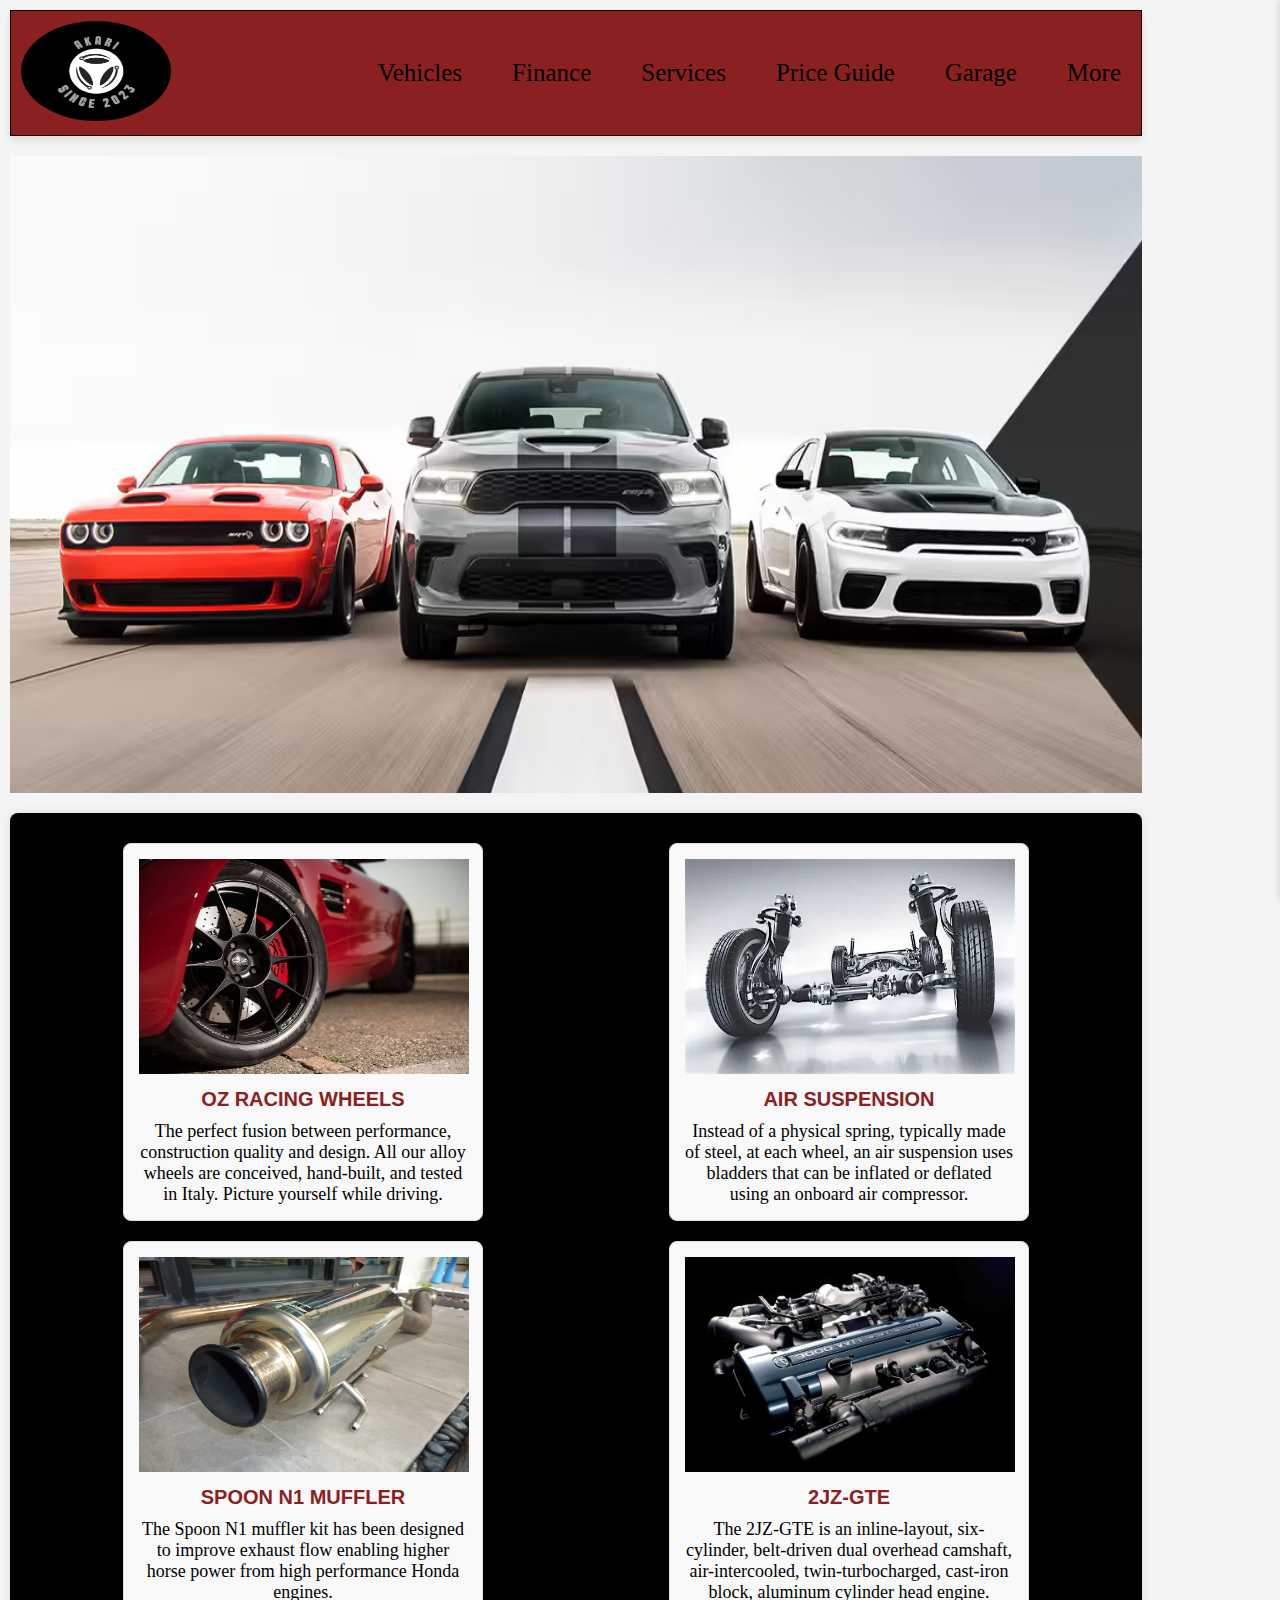
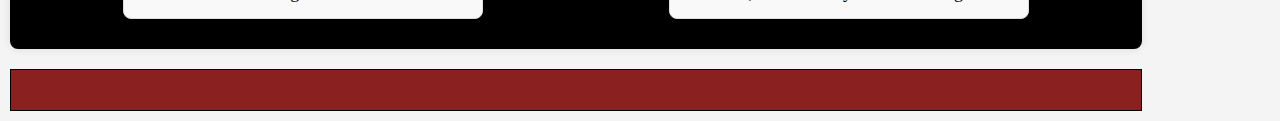
<file: index.html>
<!DOCTYPE html>
<html>
<head>
    <title>Akari Motor Shop</title>
    <meta charset="UTF-8">
    <link rel="stylesheet" type="text/css" href="style.css">
    <link rel="icon" href="logo.png">
</head>
<body>
    <div id="wrapper">
        <header id="main-ln">
            <div id="logo">
                <img src="logo.png" alt="Logo" height="100" width="150">
            </div>
            <nav id="nav">
                <a href="vehicles.html" target="_self">Vehicles</a>
                <a href="finance.html" target="_self">Finance</a>
                <a href="services.html" target="_self">Services</a>
                <a href="priceguide.html" target="_self">Price Guide</a>
                <a href="garage.html" target="_self">Garage</a>
                <a href="#" id="more-link">More</a>
            </nav>
        </header>

        <section id="hd">
            <div class="video-container">
                <img src="dodge.jpg" height="700" width="1495">
            </div>
        </section>

        <main id="mainc">
            <div class="box">
                <img src="oz racing.jpeg" height="215" width="330">
                <h1>OZ RACING WHEELS</h1>
                <p>The perfect fusion between performance, construction quality and design. All our alloy wheels are conceived, hand-built, and tested in Italy. Picture yourself while driving.</p>
            </div>
            <div class="box">
                <img src="airsus.webp" height="215" width="330">
                <h1>AIR SUSPENSION</h1>
                <p>Instead of a physical spring, typically made of steel, at each wheel, an air suspension uses bladders that can be inflated or deflated using an onboard air compressor.</p>
            </div>
            <div class="box">
                <img src="spoon.jpg" height="215" width="330">
                <h1>SPOON N1 MUFFLER</h1>
                <p>The Spoon N1 muffler kit has been designed to improve exhaust flow enabling higher horse power from high performance Honda engines.</p>
            </div>
            <div class="box">
                <img src="2jz.jpg" height="215" width="330">
                <h1>2JZ-GTE</h1>
                <p>The 2JZ-GTE is an inline-layout, six-cylinder, belt-driven dual overhead camshaft, air-intercooled, twin-turbocharged, cast-iron block, aluminum cylinder head engine.</p>
            </div>
        </main>

        <footer id="footer">
            <p></p>
        </footer>
    </div>

    <aside id="sidebar">
        <a href="posts.html" target="_self" class="link1">POSTS<br><br></a>
        <a href="preview.html" target="_self" class="link1">PREVIEW<br><br></a>
        <a href="events.html" target="_self" class="link1">EVENTS<br><br></a>
        <a href="overview.html" target="_self" class="link1">OVERVIEW<br><br></a>
    </aside>

    <script>
        document.getElementById('more-link').addEventListener('click', function(event) {
            event.preventDefault();
            var sidebar = document.getElementById('sidebar');
            if (sidebar.style.right === '0px' || sidebar.style.right === '') {
                sidebar.style.right = '-250px';
            } else {
                sidebar.style.right = '0px';
            }
        });
    </script>
</body>
</html>
</file>
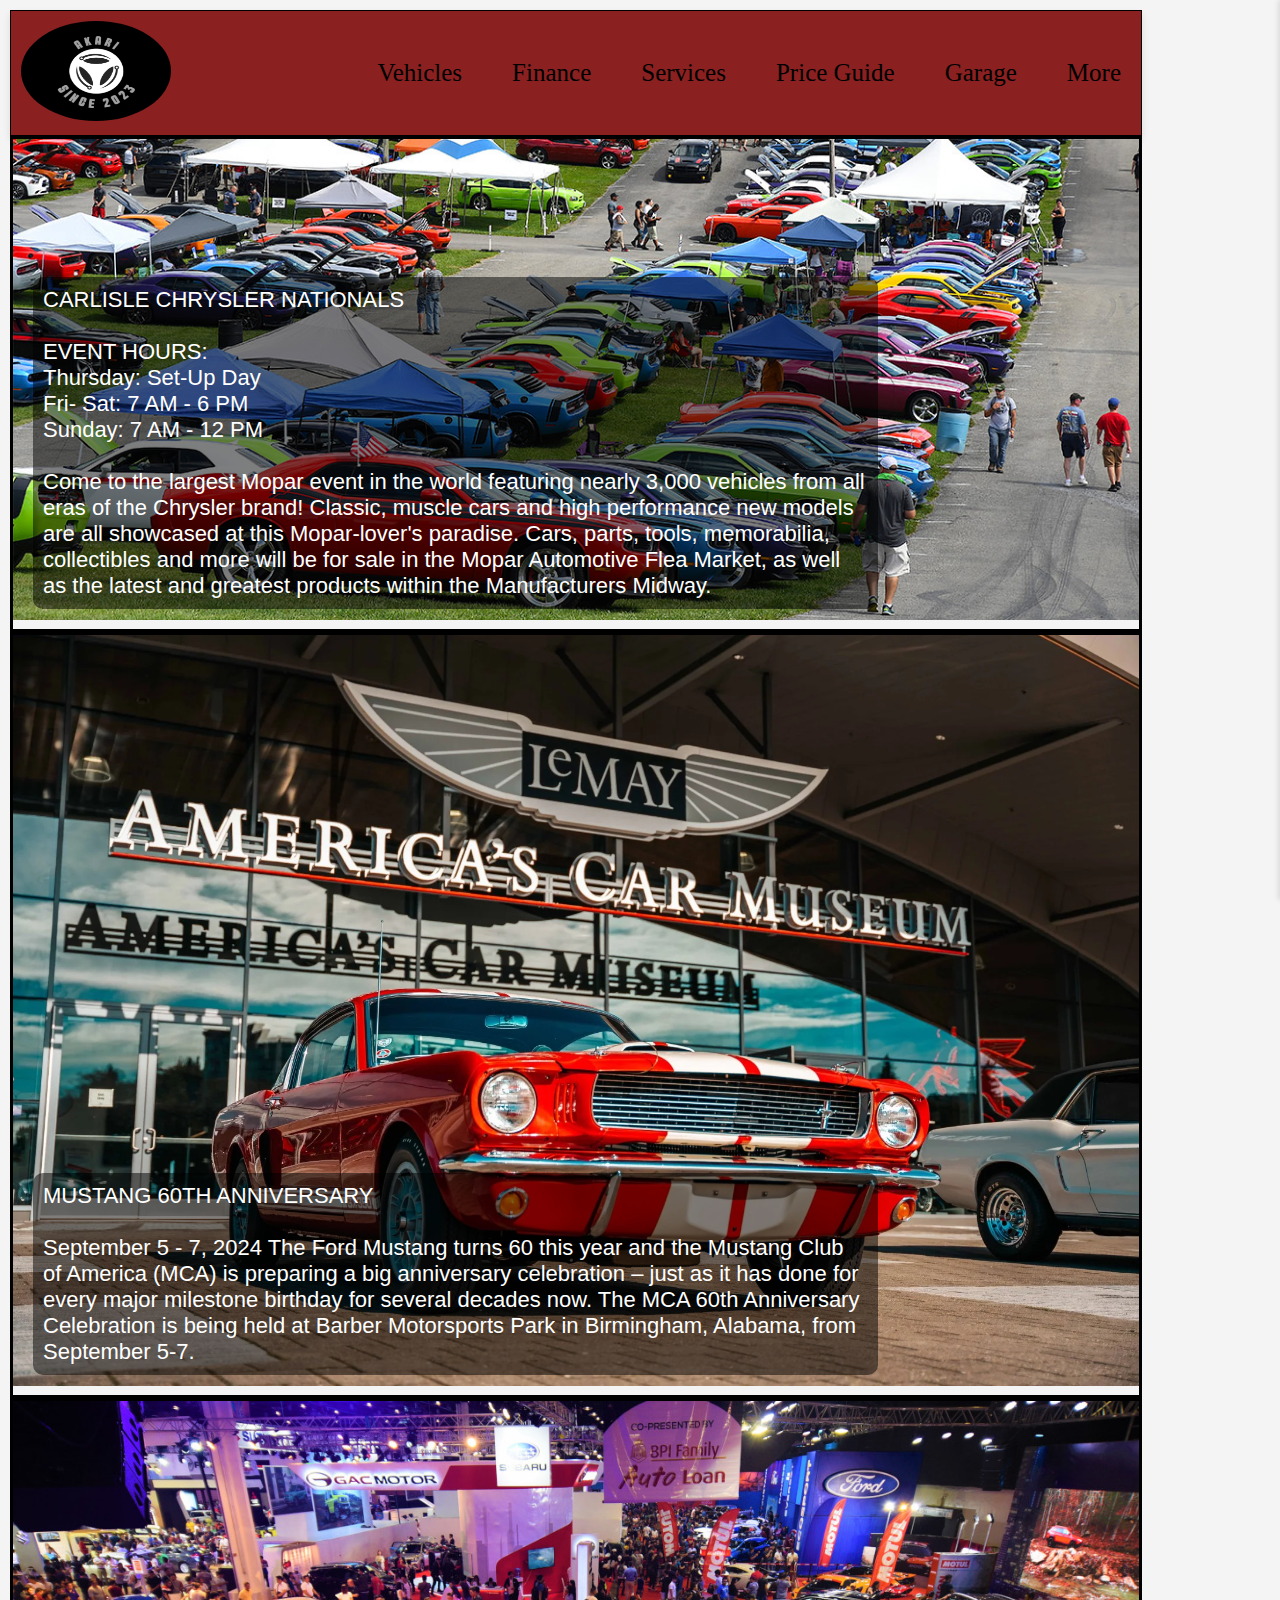
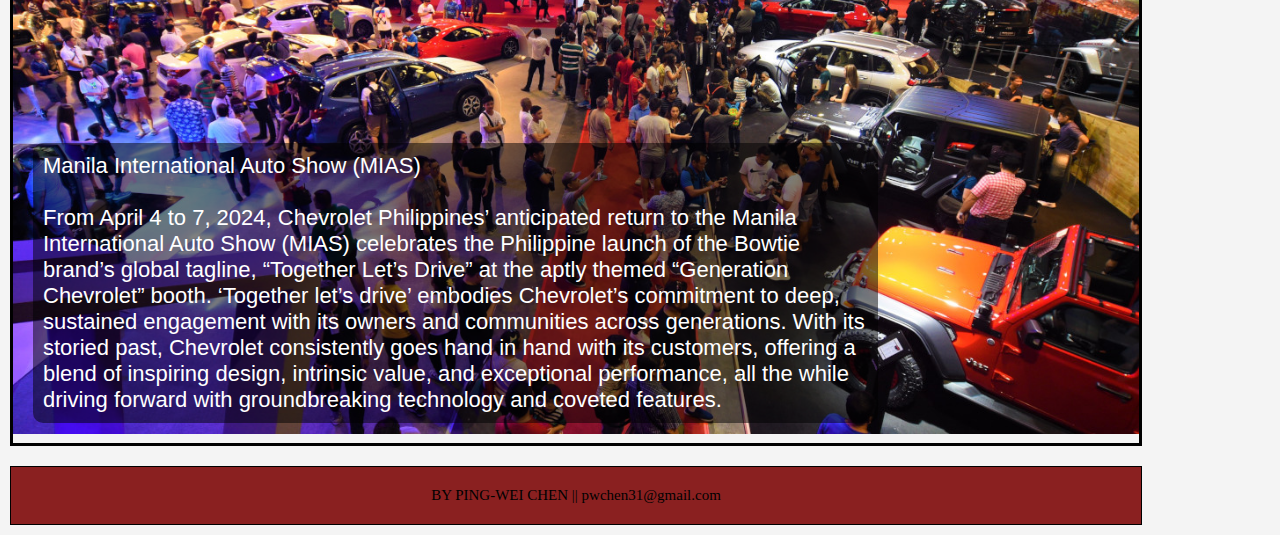
<file: events.html>
<!DOCTYPE html>
<html>
<head>
    <title>Posts</title>
    <meta charset="UTF-8">
    <link rel="stylesheet" type="text/css" href="posts.css">
    <link rel="icon" href="logo.png">
</head>
<body>
    <div id="wrapper">
        <header id="main-ln">
            <div id="logo">
                <a href="index.html"><img src="logo.png" alt="Logo" height="100" width="150"></a>
            </div>
            <nav id="nav">
                <a href="vehicles.html" target="_self">Vehicles</a>
                <a href="finance.html" target="_self">Finance</a>
                <a href="services.html" target="_self">Services</a>
                <a href="priceguide.html" target="_self">Price Guide</a>
                <a href="garage.html" target="_self">Garage</a>
                <a href="#" id="more-link">More</a>
            </nav>
        </header>

        <section id="hd">
            <div class="image-container">
                <img src="event1.jpg" height="1000" width="2120" alt="2024 Dodge Charger">
                <p>CARLISLE CHRYSLER NATIONALS<br><br>
                    EVENT HOURS:<br>
                    Thursday: Set-Up Day<br>
                    Fri- Sat: 7 AM - 6 PM<br>
                    Sunday: 7 AM - 12 PM
                    <br><br>Come to the largest Mopar event in the world featuring nearly 3,000 vehicles 
                    from all eras of the Chrysler brand! Classic, muscle cars and high performance 
                    new models are all showcased at this Mopar-lover's paradise. Cars, parts, 
                    tools, memorabilia, collectibles and more will be for sale in the 
                    Mopar Automotive Flea Market, as well as the latest and greatest products 
                    within the Manufacturers Midway.</p>
            </div>
        </section>

        <section id="hd">
            <div class="image-container">
                <img src="mustang aniv.webp" height="1000" width="2120" alt="2024 Dodge Charger">
                <p>MUSTANG 60TH ANNIVERSARY<br><br>
                    September 5 - 7, 2024
                    The Ford Mustang turns 60 this year and the Mustang Club of America (MCA) 
                    is preparing a big anniversary celebration – just as it has done for 
                    every major milestone birthday for several decades now. 
                    The MCA 60th Anniversary Celebration is being held at Barber Motorsports Park in Birmingham, 
                    Alabama, from September 5-7.</p>
            </div>
        </section>

        <section id="hd">
            <div class="image-container">
                <img src="mias.jpg" height="1000" width="2120" alt="2024 Dodge Charger">
                <p>Manila International Auto Show (MIAS)<br><br>
                    From April 4 to 7, 2024, Chevrolet Philippines’ anticipated 
                    return to the Manila International Auto Show (MIAS) celebrates the Philippine 
                    launch of the Bowtie brand’s global tagline, 
                    “Together Let’s Drive” at the aptly themed “Generation Chevrolet” booth.
                    ‘Together let’s drive’ embodies Chevrolet’s commitment to deep, 
                    sustained engagement with its owners and communities across generations. 
                    With its storied past, Chevrolet consistently goes hand in hand with its customers, 
                    offering a blend of inspiring design, intrinsic value, and exceptional performance, 
                    all the while driving forward with groundbreaking technology and coveted features.</p>
            </div>
        </section>

        <footer id="footer">
            BY PING-WEI CHEN || pwchen31@gmail.com
        </footer>
    </div>

    <aside id="sidebar">
        <a href="posts.html" target="_self" class="link1">POSTS<br><br></a>
        <a href="preview.html" target="_self" class="link1">PREVIEW<br><br></a>
        <a href="events.html" target="_self" class="link1">EVENTS<br><br></a>
        <a href="overview.html" target="_self" class="link1">OVERVIEW<br><br></a>
    </aside>

    <script>
        document.getElementById('more-link').addEventListener('click', function(event) {
            event.preventDefault();
            var sidebar = document.getElementById('sidebar');
            if (sidebar.style.right === '0px' || sidebar.style.right === '') {
                sidebar.style.right = '-250px';
            } else {
                sidebar.style.right = '0px';
            }
        });
    </script>
</body>
</html>
</file>
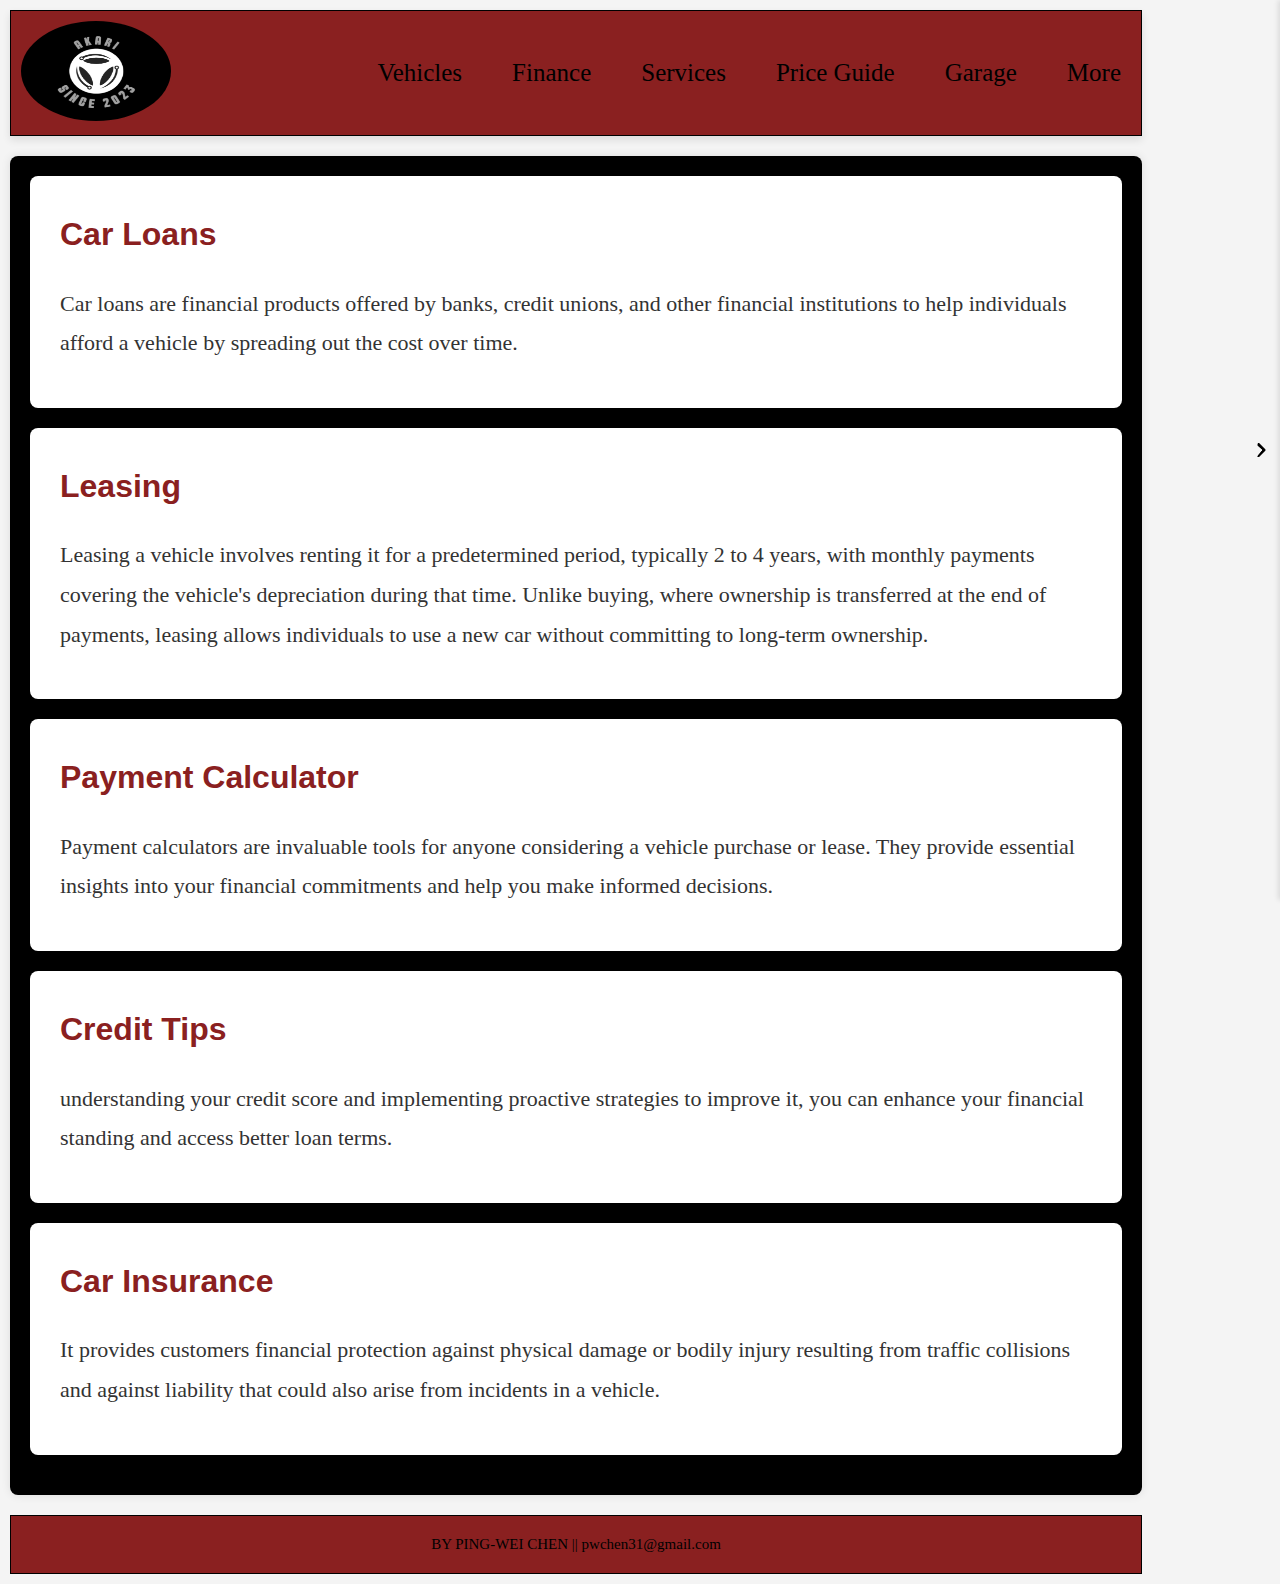
<file: finance.html>
<!DOCTYPE html>
<html>
<head>
    <title>Finance</title>
    <meta charset="UTF-8">
    <link rel="stylesheet" type="text/css" href="finance.css">
    <link rel="icon" href="logo.png">
</head>
<body>
    <div id="wrapper">
        <header id="main-ln">
            <div id="logo">
                <a href="index.html"><img src="logo.png" alt="Logo" height="100" width="150"></a>
            </div>
            <nav id="nav">
                <a href="vehicles.html" target="_self">Vehicles</a>
                <a href="finance.html" target="_self">Finance</a>
                <a href="services.html" target="_self">Services</a>
                <a href="priceguide.html" target="_self">Price Guide</a>
                <a href="garage.html" target="_self">Garage</a>
                <a href="#" id="more-link">More</a>
            </nav>
        </header>

        <main id="mainc">
            
            <section id="finance-content">
                <article id="loan-options">
                    <h2>Car Loans</h2>
                    <p>Car loans are financial products offered by banks, credit unions, 
                        and other financial institutions to help individuals afford a vehicle 
                        by spreading out the cost over time.</p>
                        <a href="" class="arrow-link"><svg xmlns="http://www.w3.org/2000/svg" width="16" height="16" fill="currentColor" class="bi bi-arrow-right" viewBox="0 0 16 16">
                            <path fill-rule="evenodd" d="M6.354 2.646a.5.5 0 0 1 .708 0l5 5a.5.5 0 0 1 0 .708l-5 5a.5.5 0 0 1-.708-.708L10.293 8 6.354 4.354a.5.5 0 0 1 0-.708z"/>
                          </svg></a>
                </article>

                <article id="leasing">
                    <h2>Leasing</h2>
                    <p>Leasing a vehicle involves renting it for a predetermined period, 
                        typically 2 to 4 years, with monthly payments covering the vehicle's depreciation 
                        during that time. Unlike buying, where ownership is transferred at the end of payments, 
                        leasing allows individuals to use a new car without committing to long-term ownership.</p>
                        <a href="" class="arrow-link"><svg xmlns="http://www.w3.org/2000/svg" width="16" height="16" fill="currentColor" class="bi bi-arrow-right" viewBox="0 0 16 16">
                            <path fill-rule="evenodd" d="M6.354 2.646a.5.5 0 0 1 .708 0l5 5a.5.5 0 0 1 0 .708l-5 5a.5.5 0 0 1-.708-.708L10.293 8 6.354 4.354a.5.5 0 0 1 0-.708z"/>
                          </svg></a>
                </article>

                <article id="payment-calculator">
                    <h2>Payment Calculator</h2>
                    <p>Payment calculators are invaluable tools for anyone considering a vehicle purchase or lease. 
                        They provide essential insights into your financial commitments and help you make informed decisions. </p>
                        <a href="" class="arrow-link"><svg xmlns="http://www.w3.org/2000/svg" width="16" height="16" fill="currentColor" class="bi bi-arrow-right" viewBox="0 0 16 16">
                            <path fill-rule="evenodd" d="M6.354 2.646a.5.5 0 0 1 .708 0l5 5a.5.5 0 0 1 0 .708l-5 5a.5.5 0 0 1-.708-.708L10.293 8 6.354 4.354a.5.5 0 0 1 0-.708z"/>
                          </svg></a>
                </article>

                <article id="credit-tips">
                    <h2>Credit Tips</h2>
                    <p>understanding your credit score and implementing proactive strategies to improve it, 
                        you can enhance your financial standing and access better loan terms.</p>
                        <a href="" class="arrow-link"><svg xmlns="http://www.w3.org/2000/svg" width="16" height="16" fill="currentColor" class="bi bi-arrow-right" viewBox="0 0 16 16">
                            <path fill-rule="evenodd" d="M6.354 2.646a.5.5 0 0 1 .708 0l5 5a.5.5 0 0 1 0 .708l-5 5a.5.5 0 0 1-.708-.708L10.293 8 6.354 4.354a.5.5 0 0 1 0-.708z"/>
                          </svg></a>
                </article>

                <article id="insurance">
                    <h2>Car Insurance</h2>
                    <p>It provides customers financial protection against physical damage or bodily injury 
                        resulting from traffic collisions and against liability that could also arise from 
                        incidents in a vehicle.</p>
                        <a href="" class="arrow-link"><svg xmlns="http://www.w3.org/2000/svg" width="16" height="16" fill="currentColor" class="bi bi-arrow-right" viewBox="0 0 16 16">
                            <path fill-rule="evenodd" d="M6.354 2.646a.5.5 0 0 1 .708 0l5 5a.5.5 0 0 1 0 .708l-5 5a.5.5 0 0 1-.708-.708L10.293 8 6.354 4.354a.5.5 0 0 1 0-.708z"/>
                          </svg></a>
                </article>
            </section>
        </main>

        <footer id="footer">
            BY PING-WEI CHEN || pwchen31@gmail.com
        </footer>
    </div>

    <aside id="sidebar">
        <a href="posts.html" target="_self" class="link1">POSTS<br><br></a>
        <a href="preview.html" target="_self" class="link1">PREVIEW<br><br></a>
        <a href="events.html" target="_self" class="link1">EVENTS<br><br></a>
        <a href="overview.html" target="_self" class="link1">OVERVIEW<br><br></a>
    </aside>

    <script>
        document.getElementById('more-link').addEventListener('click', function(event) {
            event.preventDefault();
            var sidebar = document.getElementById('sidebar');
            if (sidebar.style.right === '0px' || sidebar.style.right === '') {
                sidebar.style.right = '-250px';
            } else {
                sidebar.style.right = '0px';
            }
        });
    </script>
</body>
</html>
</file>
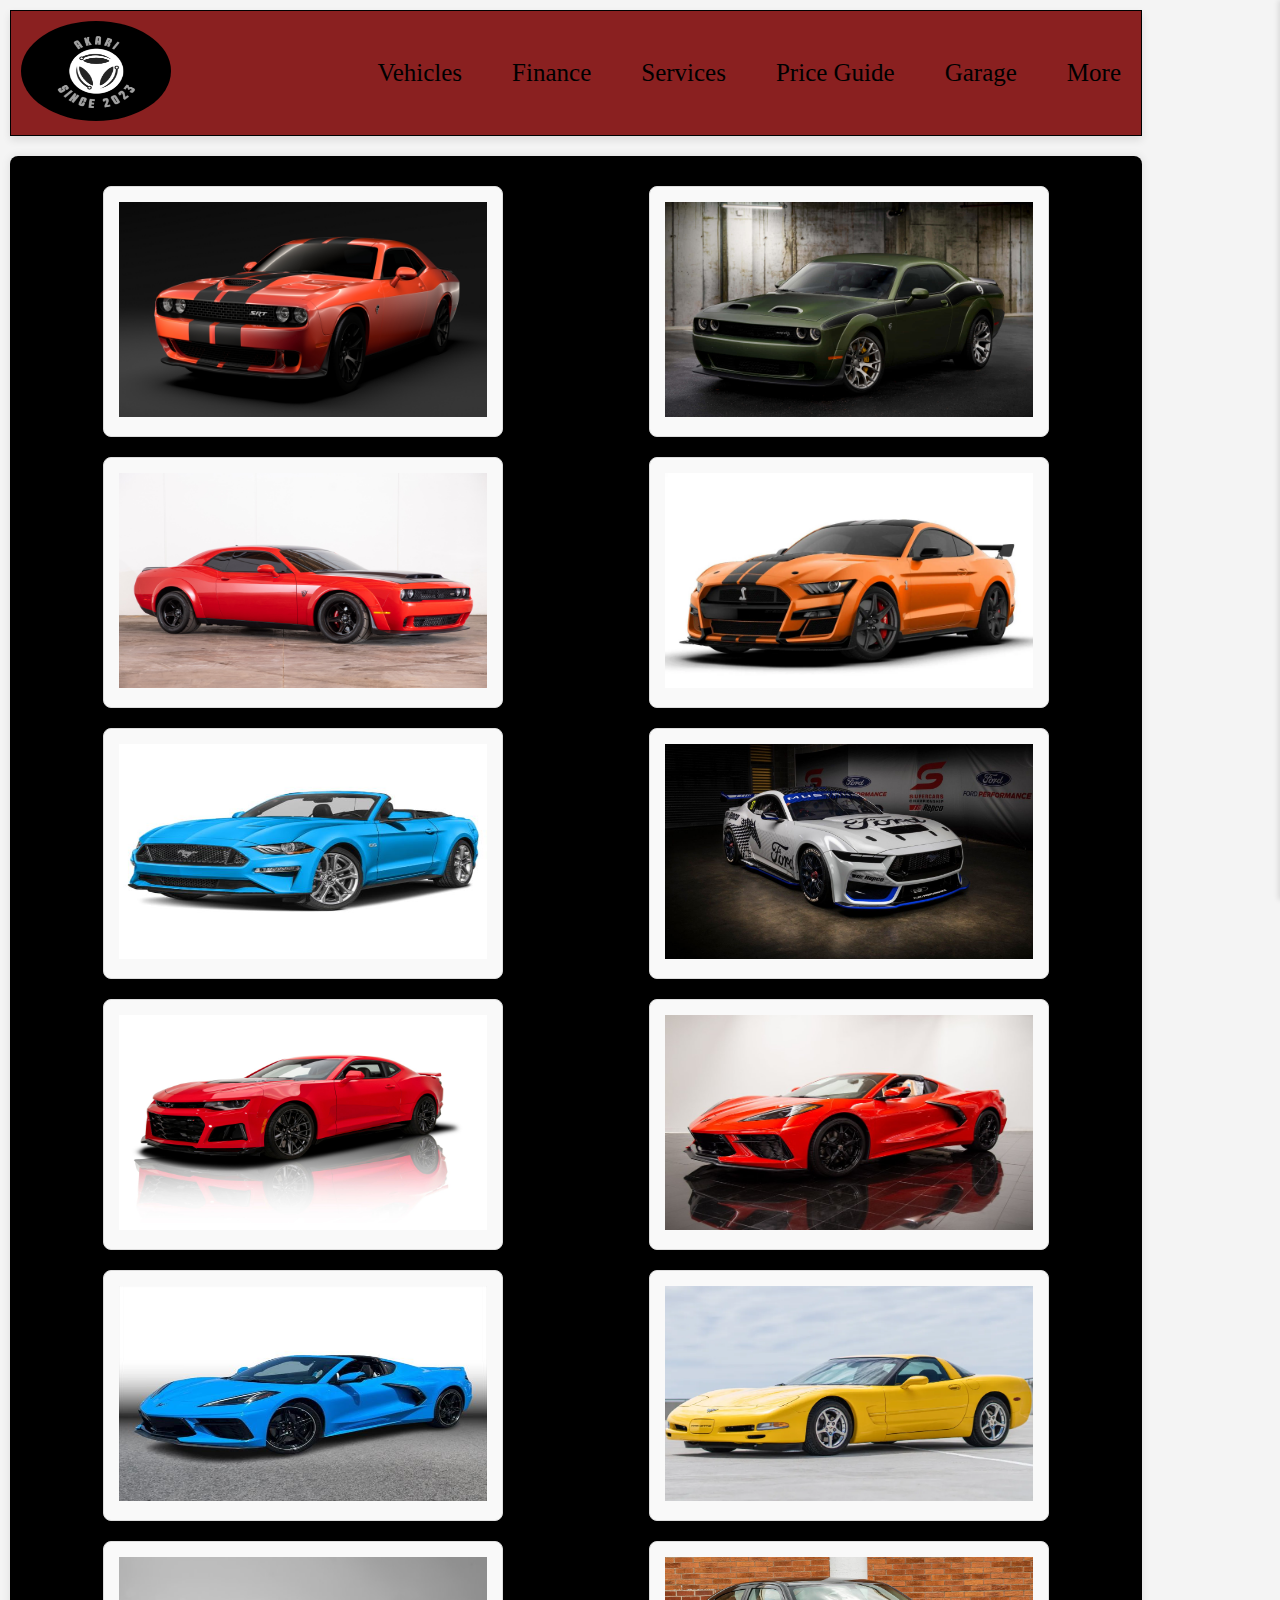
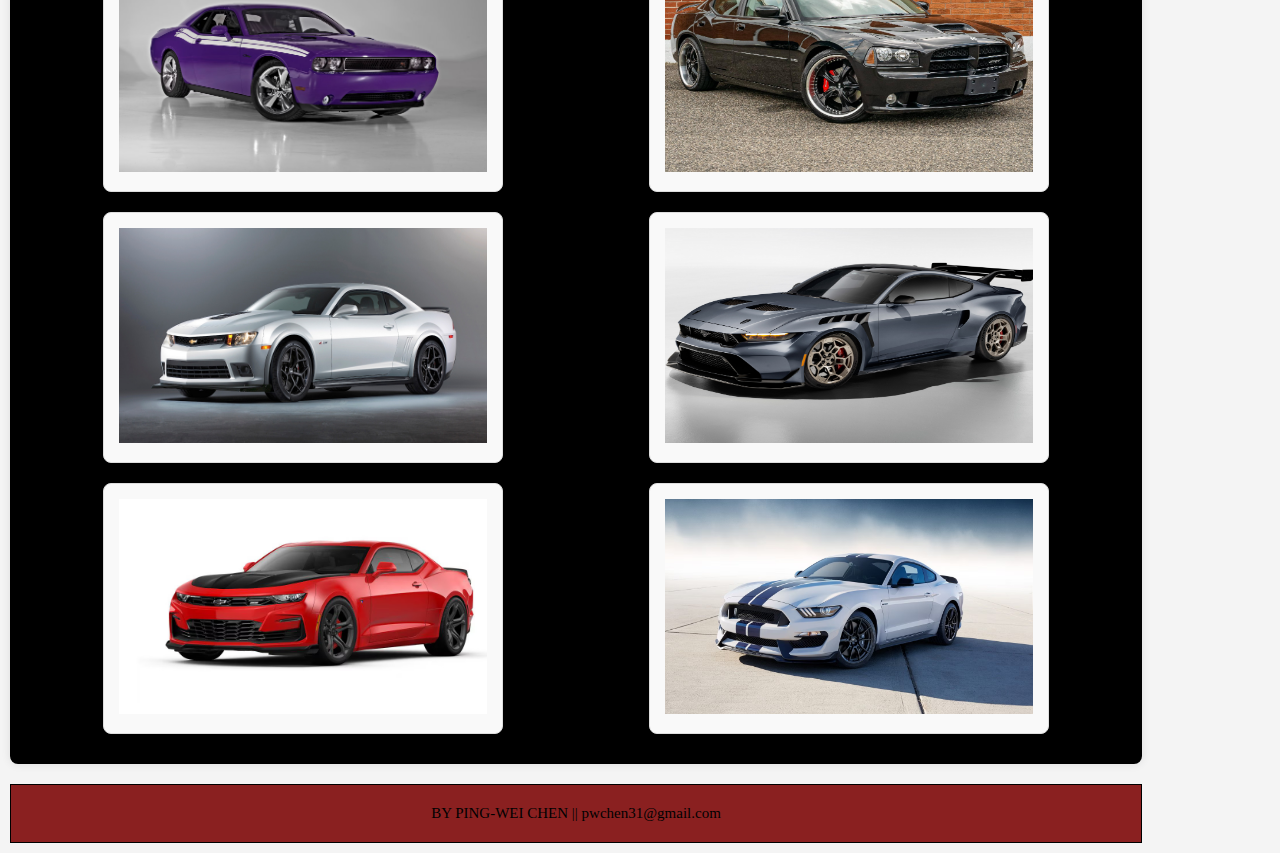
<file: garage.html>
<!DOCTYPE html>
<html>
<head>
    <title>Garage</title>
    <meta charset="UTF-8">
    <link rel="stylesheet" type="text/css" href="priceguide.css">
    <link rel="icon" href="logo.png">
</head>
<body>
    <div id="wrapper">
        <header id="main-ln">
            <div id="logo">
                <a href="index.html"><img src="logo.png" alt="Logo" height="100" width="150"></a>
            </div>
            <nav id="nav">
                <a href="vehicles.html" target="_self">Vehicles</a>
                <a href="finance.html" target="_self">Finance</a>
                <a href="services.html" target="_self">Services</a>
                <a href="priceguide.html" target="_self">Price Guide</a>
                <a href="garage.html" target="_self">Garage</a>
                <a href="#" id="more-link">More</a>
            </nav>
        </header>

        <main id="mainc">
            <div class="box">
                <img src="dodge1.jpg" height="215" width="330">
                <div class="overlay">
                    <h1>Dodge Challenger</h1>
                    <p> </p>
                </div>
            </div>
            <div class="box">
                <img src="hellcat.jpg" height="215" width="330">
                <div class="overlay">
                    <h1>Dodge Challenger SRT Hellcat</h1>
                    <p> </p>
                </div>
            </div>
            <div class="box">
                <img src="demon.jpg" height="215" width="330">
                <div class="overlay">
                    <h1>Dodge Demon</h1>
                    <p> </p>
                </div>
            </div>
            <div class="box">
                <img src="shelby.webp" height="215" width="330">
                <div class="overlay">
                    <h1>Ford Mustang Shelby GT500</h1>
                    <p></p>
                </div>
            </div>
            <div class="box">
                <img src="ecoboost.jpg" height="215" width="330">
                <div class="overlay">
                    <h1>Mustang EcoBoost</h1>
                    <p></p>
                </div>
            </div>
            <div class="box">
                <img src="gt3.jpeg" height="215" width="330">
                <div class="overlay">
                    <h1>Mustang GT3</h1>
                    <p> </p>
                </div>
            </div>
            <div class="box">
                <img src="zl1.jpg" height="215" width="330">
                <div class="overlay">
                    <h1>Camaro ZL1</h1>
                    <p></p>
                </div>
            </div>
            <div class="box">
                <img src="c8.jpg" height="215" width="330">
                <div class="overlay">
                    <h1>Corvette C8</h1>
                    <p></p>
                </div>
            </div>
            <div class="box">
                <img src="stingray.jpg" height="215" width="330">
                <div class="overlay">
                    <h1>Corvette Stingray Coupe</h1>
                    <p></p>
                </div>
            </div>
            
            <div class="box">
                <img src="c5.webp" height="215" width="330">
                <div class="overlay">
                    <h1>Corvette C5</h1>
                    <p></p>
                </div>
            </div>
            <div class="box">
                <img src="srt8.1.jpg" height="215" width="330">
                <div class="overlay">
                    <h1>Dodge Challenger SRT8</h1>
                    <p></p>
                </div>
            </div>
            <div class="box">
                <img src="srt8.jpg" height="215" width="330">
                <div class="overlay">
                    <h1>Dodge Charger SRT8</h1>
                    <p></p>
                </div>
            </div>
            <div class="box">
                <img src="Z28.jpg" height="215" width="330">
                <div class="overlay">
                    <h1>Chevrolet Camaro Z28</h1>
                    <p></p>
                </div>
            </div>
            <div class="box">
                <img src="MUSTANG GTD.jpg" height="215" width="330">
                <div class="overlay">
                    <h1>Ford Mustang GTD</h1>
                    <p></p>
                </div>
            </div>
            <div class="box">
                <img src="camaro ss.jpg" height="215" width="330">
                <div class="overlay">
                    <h1>Chevrolet Camaro SS</h1>
                    <p></p>
                </div>
            </div>
            <div class="box">
                <img src="gt350.avif" height="215" width="330">
                <div class="overlay">
                    <h1>Ford Mustang GT350</h1>
                    <p></p>
                </div>
            </div>
        </main>

        <footer id="footer">
            BY PING-WEI CHEN || pwchen31@gmail.com
        </footer>
    </div>

    <aside id="sidebar">
        <a href="posts.html" target="_self" class="link1">POSTS<br><br></a>
        <a href="preview.html" target="_self" class="link1">PREVIEW<br><br></a>
        <a href="events.html" target="_self" class="link1">EVENTS<br><br></a>
        <a href="overview.html" target="_self" class="link1">OVERVIEW<br><br></a>
    </aside>

    <script>
        document.getElementById('more-link').addEventListener('click', function(event) {
            event.preventDefault();
            var sidebar = document.getElementById('sidebar');
            if (sidebar.style.right === '0px' || sidebar.style.right === '') {
                sidebar.style.right = '-250px';
            } else {
                sidebar.style.right = '0px';
            }
        });
    </script>

</body>
</html>
</file>
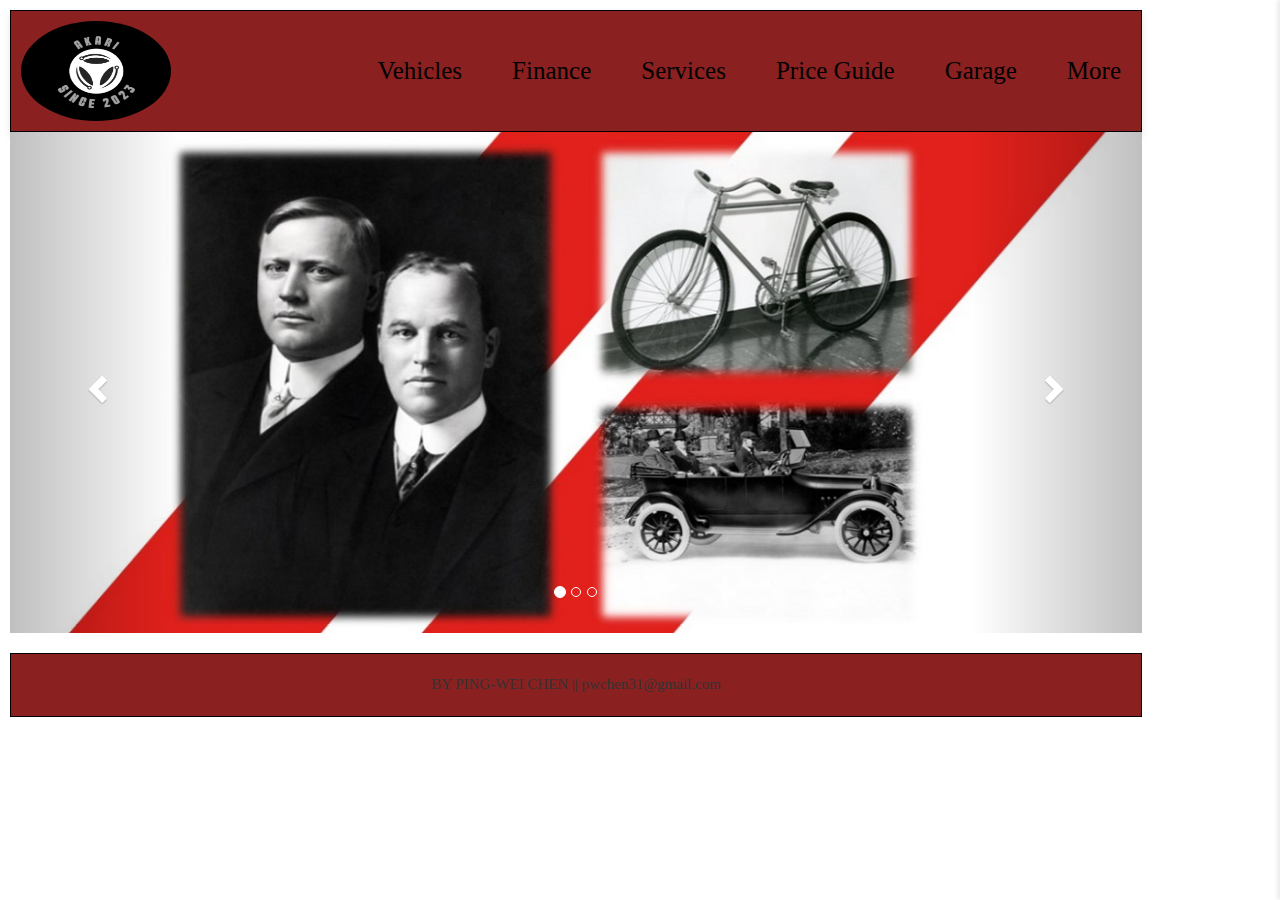
<file: overview.html>
<!DOCTYPE html>
<html>
<head>
    <title>Preview</title>
    <meta charset="UTF-8">
    <link rel="stylesheet" type="text/css" href="overview.css">
    <link rel="icon" href="logo.png">
    <link rel="stylesheet" href="https://maxcdn.bootstrapcdn.com/bootstrap/3.4.1/css/bootstrap.min.css">
</head>
<body>
    <div id="wrapper">
        <header id="main-ln">
            <div id="logo">
                <a href="index.html"><img src="logo.png" alt="Logo" height="100" width="150"></a>
            </div>
            <nav id="nav">
                <a href="vehicles.html" target="_self">Vehicles</a>
                <a href="finance.html" target="_self">Finance</a>
                <a href="services.html" target="_self">Services</a>
                <a href="priceguide.html" target="_self">Price Guide</a>
                <a href="garage.html" target="_self">Garage</a>
                <a href="#" id="more-link">More</a>
            </nav>
        </header>

        <div id="carousel-example-generic" class="carousel slide" data-ride="carousel">

            <ol class="carousel-indicators">
                <li data-target="#carousel-example-generic" data-slide-to="0" class="active"></li>
                <li data-target="#carousel-example-generic" data-slide-to="1"></li>
                <li data-target="#carousel-example-generic" data-slide-to="2"></li>
            </ol>

            <div class="carousel-inner">
                <div class="item active">
                    <section id="hd">
                        <div class="image-container">
                            <img src="hdodge.jpg" height="1200" width="2120" alt="2024 Dodge Charger">
                            <div class="text-overlay">
                                <p> Dodge History <br><br>Dodge, founded in 1900 by brothers John and Horace Dodge, 
                                    initially supplied parts and assemblies to Detroit-based automakers 
                                    before producing their own vehicles in 1914. 
                                    The company gained early recognition for its durable and reliable trucks, 
                                    which quickly became popular in the American market. In the 1960s and 1970s, 
                                    Dodge cemented its reputation for performance with the 
                                    introduction of iconic muscle cars like the Charger and Challenger. 
                                    The brand has faced various ownership changes and market 
                                    challenges over the years but has consistently remained a key player in the automotive industry. 
                                    Today, Dodge continues to innovate, focusing on high-performance vehicles and expanding 
                                    its lineup to include modern, powerful, and technologically advanced models</p>
                            </div>
                        </div>
                    </section>
                </div>
                <div class="item">
                    <section id="hd">
                        <div class="image-container">
                            <img src="hmustang.jpg" height="1200" width="2120" alt="2024 Dodge Charger">
                            <div class="text-overlay">
                                <p>Ford Mustang History<br><br>
                                    The Mustang is a series of coupe- and convertible-style cars. 
                                    It was created by none other than Ford Motor Company, 
                                    a multinational American automobile manufacturer. Since entering the market in 1964, 
                                    it remains one of Ford's most sought-after products. In just its first year of production, 
                                    it blossomed into one of the best-selling automotives in the United States. 
                                    Over 418,000 models were sold, despite Ford only predicting 150,000 sales in year one. 
                                    It's also the company's longest-produced nameplate. 
                                    The Mustang also spurred the pony car trend. "Pony car" describes a compact, 
                                    affordable, sporty coupe or convertible. "Pony" also referenced its distinguishable horse logo. 
                                    The nickname surrounds all competitor cars created to rival the Mustang's
                                    performance and success. While today's models look vastly different than 
                                    their 1960s counterparts, the Ford Mustang remains a prized gem for its sleek, 
                                    stylish appearance and impressive performance. Modern takes of the vehicle include 
                                    state-of-the-art technology and ultra-powerful engines.</p>
                            </div>
                        </div>
                    </section>
                </div>
                <div class="item">
                    <section id="hd">
                        <div class="image-container">
                            <img src="hchev.jpg" height="1200" width="2120" alt="2024 Dodge Charger">
                            <div class="text-overlay">
                                <p>Chevrolet History<br><br>Chevrolet has been a staple in the United States automotive industry for over 100 years. 
                                    Its brand, along with its signature bowtie emblem makes each and every one of their 
                                    vehicles easily recognizable and synonymous with the automobile giant. The history of 
                                    this company is extensively decorated with many firsts of the industry as well as the 
                                    creation of multiple vehicles that became top-sellers in their class. With the original 
                                    mission statement of the company, ‘a car for every purse and purpose,’ its no wonder that 
                                    the Chevrolet brand became a leader in vehicle production and sales out of all the different 
                                    divisions of the General Motors Company. For the original ownership of Chevrolet, 
                                    their beginnings are somewhat of a success story among the beginnings of the automotive industry.
                                    Founded by William Durant and Louis Chevrolet in 1911, Durant used the company to 
                                    gain majority control of the General Motors Company. By 1919 and after a series of 
                                    oustings and reinstatements, Durant became president of GM and Chevrolet went on to 
                                    quickly become leader in sales as a General Motors Subdivision. Although Chevrolet and 
                                    GMC Vehicles shared vehicle platforms by the 1920’s, 
                                    GMC vehicles were primarily intended for commercial use, 
                                    while Chevrolet went on to be extremely successful with private consumers. 
                                    The first original Chevrolet Model was the Series C Classic Six. 
                                    The design was drawn up by Etienne Planch under direction from Louis Chevrolet and 
                                    released in 1913. The vehicle proved to be extremely expensive to assemble and the 
                                    cost for consumers was too great, so they quickly discontinued the line in favor of the much 
                                    cheaper Series 490. The 490 was ultimately the game-changer for Chevrolet. 
                                    The vehicle engine had an excellent price point and capability that took a 
                                    major chunk of sales from Ford’s Model T and placed Chevrolet on the map as a 
                                    major player in the industry. The 490 had a four-cylinder, 24 horsepower engine that would 
                                    be Chevrolet’s standard engine used in its vehicles until it was replaced by a 
                                    similar six-cylinder engine by 1930.</p>
                            </div>
                        </div>
                    </section>
                </div>
            </div>

            <a class="left carousel-control" href="#carousel-example-generic" data-slide="prev">
                <span class="glyphicon glyphicon-chevron-left"></span>
                <span class="sr-only">Previous</span>
            </a>
            <a class="right carousel-control" href="#carousel-example-generic" data-slide="next">
                <span class="glyphicon glyphicon-chevron-right"></span>
                <span class="sr-only">Next</span>
            </a>
        </div>

        <footer id="footer">
            BY PING-WEI CHEN || pwchen31@gmail.com
        </footer>
    </div>

    <aside id="sidebar">
        <a href="posts.html" target="_self" class="link1">POSTS<br><br></a>
        <a href="preview.html" target="_self" class="link1">PREVIEW<br><br></a>
        <a href="events.html" target="_self" class="link1">EVENTS<br><br></a>
        <a href="overview.html" target="_self" class="link1">OVERVIEW<br><br></a>
    </aside>

    <script src="https://ajax.googleapis.com/ajax/libs/jquery/3.5.1/jquery.min.js"></script>
    <script src="https://maxcdn.bootstrapcdn.com/bootstrap/3.4.1/js/bootstrap.min.js"></script>
    <script>
        document.getElementById('more-link').addEventListener('click', function(event) {
            event.preventDefault();
            var sidebar = document.getElementById('sidebar');
            if (sidebar.style.right === '0px' || sidebar.style.right === '') {
                sidebar.style.right = '-250px';
            } else {
                sidebar.style.right = '0px';
            }
        });
    </script>
</body>
</html>
</file>
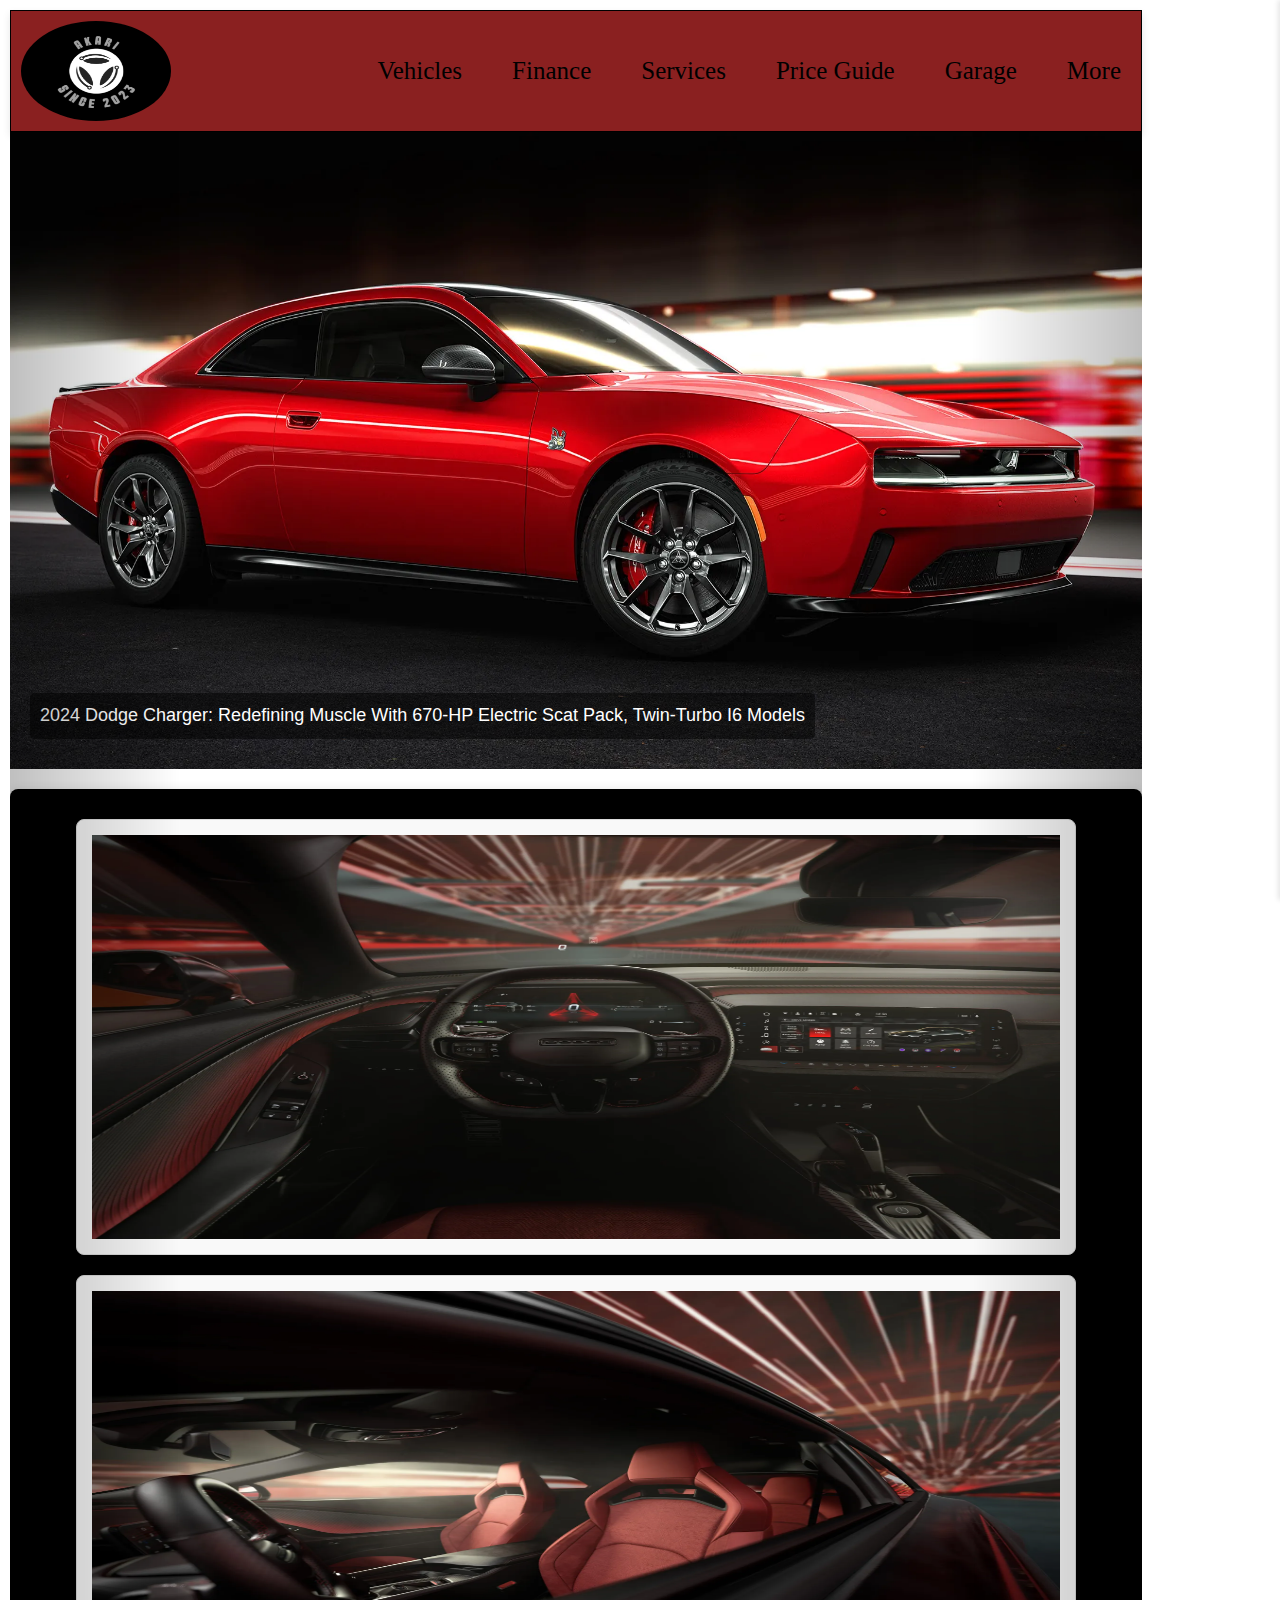
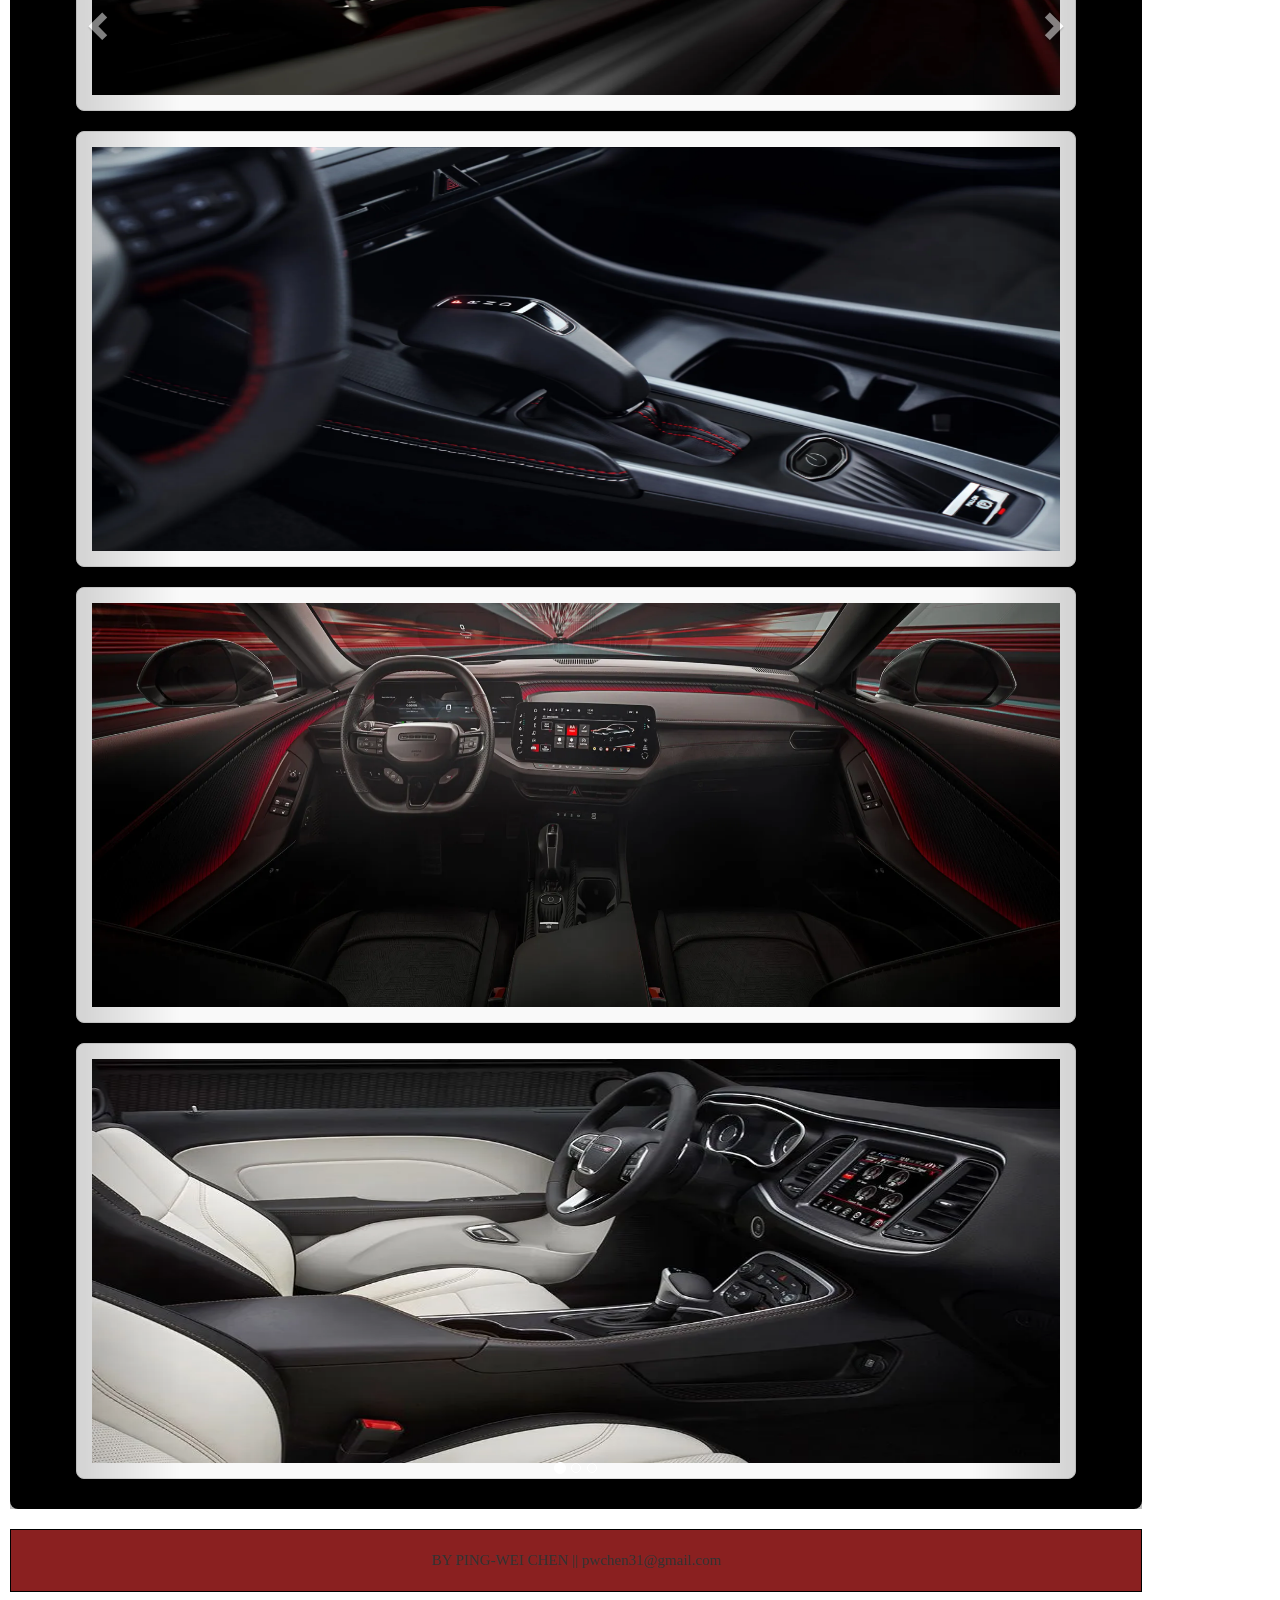
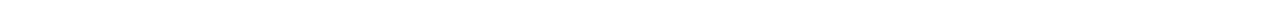
<file: preview.html>
<!DOCTYPE html>
<html>
<head>
    <title>Preview</title>
    <meta charset="UTF-8">
    <link rel="stylesheet" type="text/css" href="preview.css">
    <link rel="icon" href="logo.png">
    <link rel="stylesheet" href="https://maxcdn.bootstrapcdn.com/bootstrap/3.4.1/css/bootstrap.min.css">
</head>
<body>
    <div id="wrapper">
        <header id="main-ln">
            <div id="logo">
                <a href="index.html"><img src="logo.png" alt="Logo" height="100" width="150"></a>
            </div>
            <nav id="nav">
                <a href="vehicles.html" target="_self">Vehicles</a>
                <a href="finance.html" target="_self">Finance</a>
                <a href="services.html" target="_self">Services</a>
                <a href="priceguide.html" target="_self">Price Guide</a>
                <a href="garage.html" target="_self">Garage</a>
                <a href="#" id="more-link">More</a>
            </nav>
        </header>

        <div id="carousel-example-generic" class="carousel slide" data-ride="carousel">

            <ol class="carousel-indicators">
                <li data-target="#carousel-example-generic" data-slide-to="0" class="active"></li>
                <li data-target="#carousel-example-generic" data-slide-to="1"></li>
                <li data-target="#carousel-example-generic" data-slide-to="2"></li>
            </ol>

            <div class="carousel-inner">
                <div class="item active">
                    <section id="hd">
                        <div class="image-container">
                            <img src="electric.webp" height="1000" width="2120" alt="2024 Dodge Charger">
                            <p>2024 Dodge Charger: Redefining Muscle With 670-HP Electric Scat Pack, Twin-Turbo I6 Models</p>
                        </div>
                    </section>
                    <main id="mainc">
                        <div class="box">
                            <img src="electric interior.webp" height="404" width="150">
                            <div class="overlay"></div>
                        </div>
                        <div class="box">
                            <img src="electric interior1.webp" height="404" width="150">
                            <div class="overlay"></div>
                        </div>
                        <div class="box">
                            <img src="electric interior2.webp" height="404" width="150">
                            <div class="overlay"></div>
                        </div>
                        <div class="box">
                            <img src="electric interior4.webp" height="404" width="150">
                            <div class="overlay"></div>
                        </div>
                        <div class="box">
                            <img src="electric interior5.webp" height="404" width="150">
                            <div class="overlay"></div>
                        </div>
                    </main>
                </div>
                <div class="item">
                    <section id="hd">
                        <div class="image-container">
                            <img src="korbte.jpg" height="800" width="2120" alt="2024 Dodge Charger">
                            <p>Ready for a rush? Rocketing a quarter-mile time of just 
                                11.2 seconds† with an available 495 horsepower†, 
                                the LT2 V8 in Stingray is engineered to give any driver the 
                                pulse-pounding ride they crave.</p>
                        </div>
                    </section>
                    <main id="mainc">
                        <div class="box">
                            <img src="cc1.jpg" height="404" width="150">
                            <div class="overlay"></div>
                        </div>
                        <div class="box">
                            <img src="cc2.jpg" height="404" width="150">
                            <div class="overlay"></div>
                        </div>
                        <div class="box">
                            <img src="cc3.jpg" height="404" width="150">
                            <div class="overlay"></div>
                        </div>
                        <div class="box">
                            <img src="cc4.jpg" height="404" width="150">
                            <div class="overlay"></div>
                        </div>
                        <div class="box">
                            <img src="cc5.webp" height="404" width="150">
                            <div class="overlay"></div>
                        </div>
                    </main>
                </div>
                <div class="item">
                    <section id="hd">
                        <div class="image-container">
                            <img src="mustangggg.jpg" height="1000" width="2120" alt="2024 Dodge Charger">
                            <p>The 2024 Mustang® lineup has the power, tech and style to keep ahead of the pack — just like you.</p>
                        </div>
                    </section>
                    <main id="mainc">
                        <div class="box">
                            <img src="m1.webp" height="404" width="150">
                            <div class="overlay"></div>
                        </div>
                        <div class="box">
                            <img src="m2.jpg" height="404" width="150">
                            <div class="overlay"></div>
                        </div>
                        <div class="box">
                            <img src="m3.jpg" height="404" width="150">
                            <div class="overlay"></div>
                        </div>
                        <div class="box">
                            <img src="m4.webp" height="404" width="150">
                            <div class="overlay"></div>
                        </div>
                        <div class="box">
                            <img src="m5.jpg" height="404" width="150">
                            <div class="overlay"></div>
                        </div>
                    </main>
                </div>
            </div>

            <a class="left carousel-control" href="#carousel-example-generic" data-slide="prev">
                <span class="glyphicon glyphicon-chevron-left"></span>
                <span class="sr-only">Previous</span>
            </a>
            <a class="right carousel-control" href="#carousel-example-generic" data-slide="next">
                <span class="glyphicon glyphicon-chevron-right"></span>
                <span class="sr-only">Next</span>
            </a>
        </div>

        <footer id="footer">
            BY PING-WEI CHEN || pwchen31@gmail.com
        </footer>
    </div>

    <aside id="sidebar">
        <a href="posts.html" target="_self" class="link1">POSTS<br><br></a>
        <a href="preview.html" target="_self" class="link1">PREVIEW<br><br></a>
        <a href="events.html" target="_self" class="link1">EVENTS<br><br></a>
        <a href="overview.html" target="_self" class="link1">OVERVIEW<br><br></a>
    </aside>

    <script src="https://ajax.googleapis.com/ajax/libs/jquery/3.5.1/jquery.min.js"></script>
    <script src="https://maxcdn.bootstrapcdn.com/bootstrap/3.4.1/js/bootstrap.min.js"></script>
    <script>
        document.getElementById('more-link').addEventListener('click', function(event) {
            event.preventDefault();
            var sidebar = document.getElementById('sidebar');
            if (sidebar.style.right === '0px' || sidebar.style.right === '') {
                sidebar.style.right = '-250px';
            } else {
                sidebar.style.right = '0px';
            }
        });
    </script>
</body>
</html>
</file>
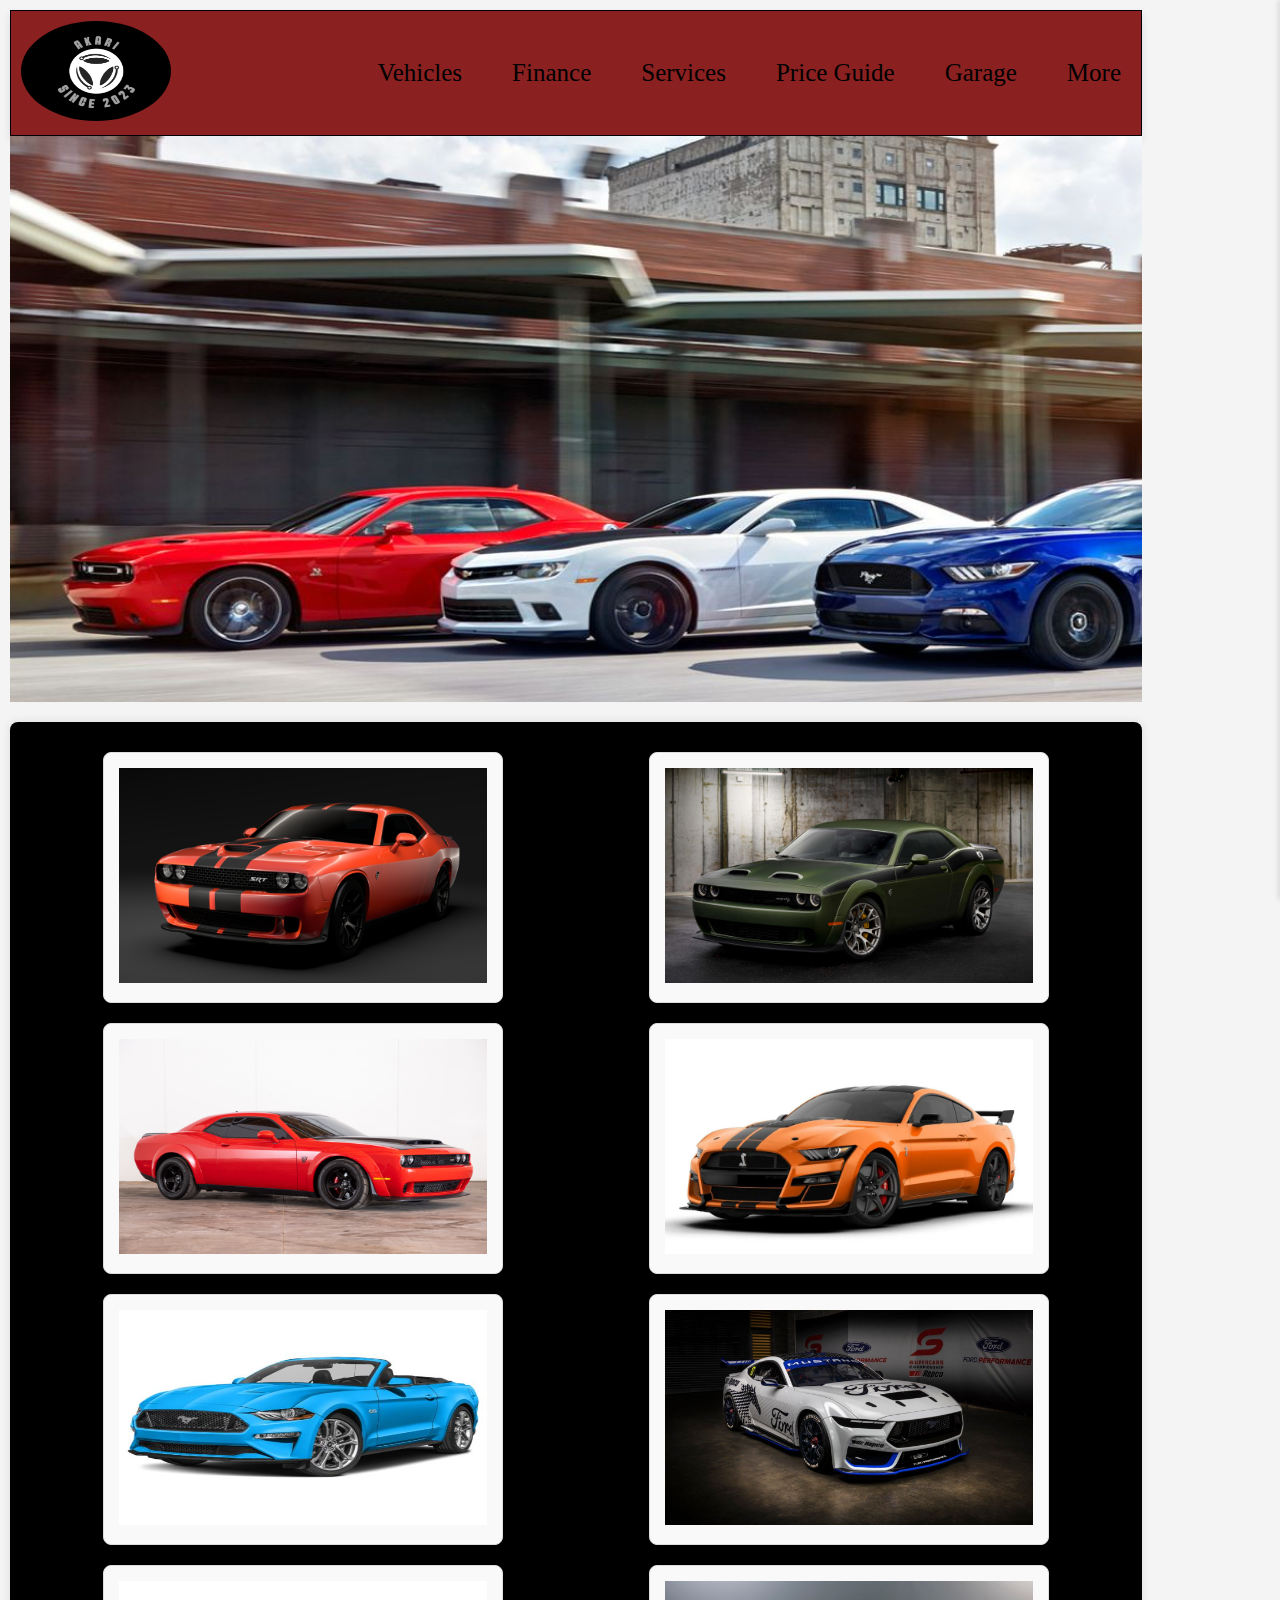
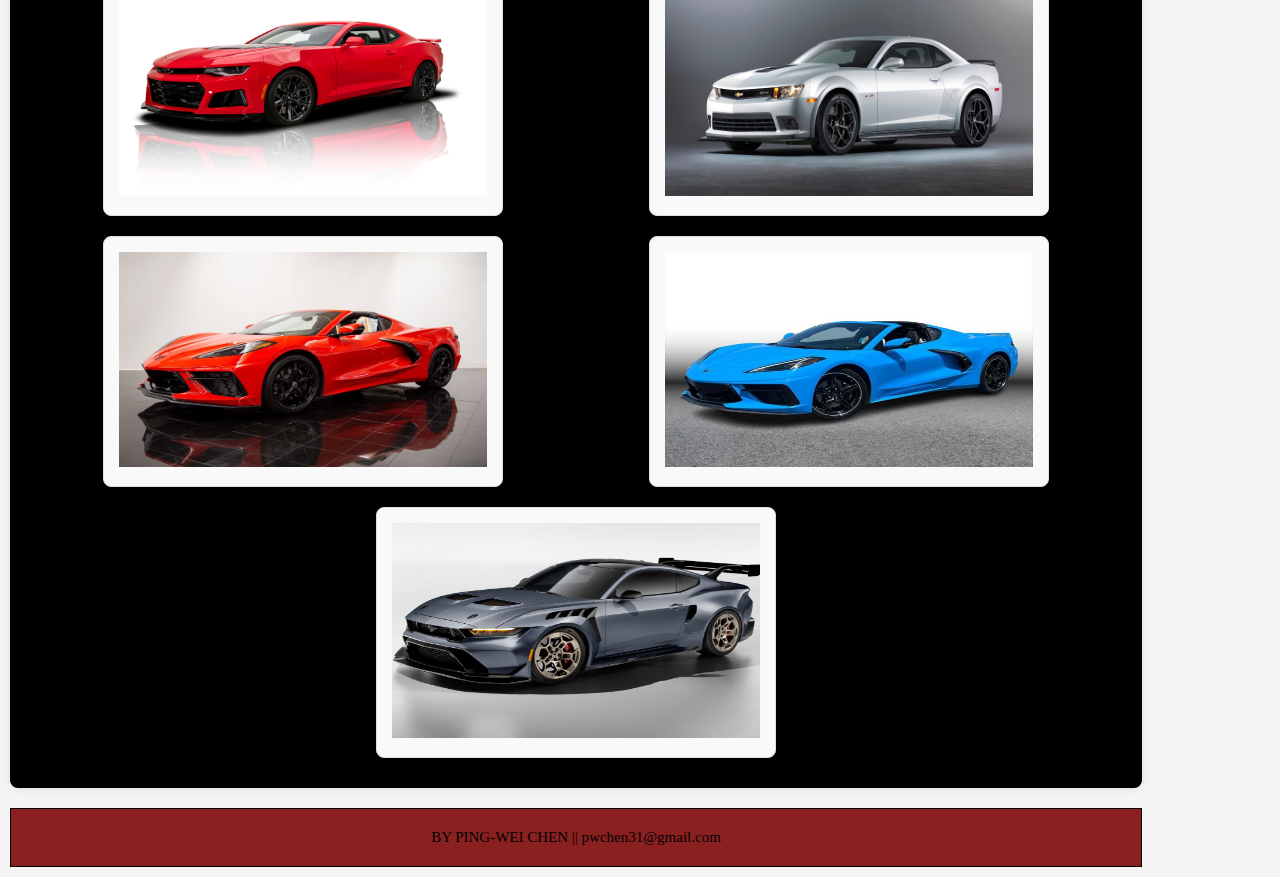
<file: priceguide.html>
<!DOCTYPE html>
<html>
<head>
    <title>Price Guide</title>
    <meta charset="UTF-8">
    <link rel="stylesheet" type="text/css" href="priceguide.css">
    <link rel="icon" href="logo.png">
</head>
<body>
    <div id="wrapper">
        <header id="main-ln">
            <div id="logo">
                <a href="index.html"><img src="logo.png" alt="Logo" height="100" width="150"></a>
            </div>
            <nav id="nav">
                <a href="vehicles.html" target="_self">Vehicles</a>
                <a href="finance.html" target="_self">Finance</a>
                <a href="services.html" target="_self">Services</a>
                <a href="priceguide.html" target="_self">Price Guide</a>
                <a href="garage.html" target="_self">Garage</a>
                <a href="#" id="more-link">More</a>
            </nav>
        </header>

        <section id="hd">
            <div class="video-container">
                <img src="triplets.jpg" height="700" width="1495">
            </div>
        </section>

        <main id="mainc">
            <div class="box">
                <img src="dodge1.jpg" height="215" width="330">
                <div class="overlay">
                    <h1>Dodge Challenger</h1>
                    <p>Dodge Challenger GT 3.6L V6: <br>₱4,490,000<br><br> 
                        Dodge Challenger R/T Scatpack 6.4L HEMI V8 with Widebody: <br>₱5,790,000 </p>
                </div>
            </div>
            <div class="box">
                <img src="hellcat.jpg" height="215" width="330">
                <div class="overlay">
                    <h1>Dodge Challenger SRT Hellcat</h1>
                    <p>Dodge SRT8 Hellcat Supercharged:<br> ₱5,789,000<br><br>
                        Dodge Hellcat Redeye 6.2L V8: <br> ₱8,990,000 </p>
                </div>
            </div>
            <div class="box">
                <img src="demon.jpg" height="215" width="330">
                <div class="overlay">
                    <h1>Dodge Demon</h1>
                    <p>Dodge Challenger SRT Demon 170:<br>₱5,660,000<br><br>
                        Dodge Dart Demon:<br> ₱4,570,000 </p>
                </div>
            </div>
            <div class="box">
                <img src="shelby.webp" height="215" width="330">
                <div class="overlay">
                    <h1>Ford Mustang Shelby GT500</h1>
                    <p>Mustang Shelby GT500 6th Gen:<br> ₱7,765,000<br><br>
                        Mustang Shelby GT500 5th Gen: <br> ₱5,980,000</p>
                </div>
            </div>
            <div class="box">
                <img src="ecoboost.jpg" height="215" width="330">
                <div class="overlay">
                    <h1>Mustang EcoBoost</h1>
                    <p>Ford Mustang EcoBoost:<br> ₱3,350,000</p>
                </div>
            </div>
            <div class="box">
                <img src="gt3.jpeg" height="215" width="330">
                <div class="overlay">
                    <h1>Mustang GT3</h1>
                    <p>Mustang GT3 Race Car:<br>₱7,460,000 </p>
                </div>
            </div>
            <div class="box">
                <img src="zl1.jpg" height="215" width="330">
                <div class="overlay">
                    <h1>Camaro ZL1</h1>
                    <p>Chevrolet Camaro ZL1:<br> ₱4,219,480</p>
                </div>
            </div>
            <div class="box">
                <img src="Z28.jpg" height="215" width="330">
                <div class="overlay">
                    <h1>Camaro Z28</h1>
                    <p>Chevrolet Camaro Z28:<br> ₱4,330,800</p>
                </div>
            </div>
            <div class="box">
                <img src="c8.jpg" height="215" width="330">
                <div class="overlay">
                    <h1>Corvette C8</h1>
                    <p>Chevrolet Corvette Z06:<br> ₱6,730,000<br><br>
                        Chevrolet Corvette E-Ray:<br> ₱6,130,000</p>
                </div>
            </div>
            <div class="box">
                <img src="stingray.jpg" height="215" width="330">
                <div class="overlay">
                    <h1>Corvette Stingray Coupe</h1>
                    <p>Chevrolet Corvette Stingray Coupe:<br> ₱12,571,590</p>
                </div>
            </div>
            <div class="box">
                <img src="MUSTANG GTD.jpg" height="215" width="330">
                <div class="overlay">
                    <h1>Mustang GTD</h1>
                    <p>Ford Mustang:<br> ₱15,000,000 - 19,000,000</p>
                </div>
            </div>
        </main>

        <footer id="footer">
            BY PING-WEI CHEN || pwchen31@gmail.com
        </footer>
    </div>

    <aside id="sidebar">
        <a href="posts.html" target="_self" class="link1">POSTS<br><br></a>
        <a href="preview.html" target="_self" class="link1">PREVIEW<br><br></a>
        <a href="events.html" target="_self" class="link1">EVENTS<br><br></a>
        <a href="overview.html" target="_self" class="link1">OVERVIEW<br><br></a>
    </aside>

    <script>
        document.getElementById('more-link').addEventListener('click', function(event) {
            event.preventDefault();
            var sidebar = document.getElementById('sidebar');
            if (sidebar.style.right === '0px' || sidebar.style.right === '') {
                sidebar.style.right = '-250px';
            } else {
                sidebar.style.right = '0px';
            }
        });
    </script>

</body>
</html>
</file>
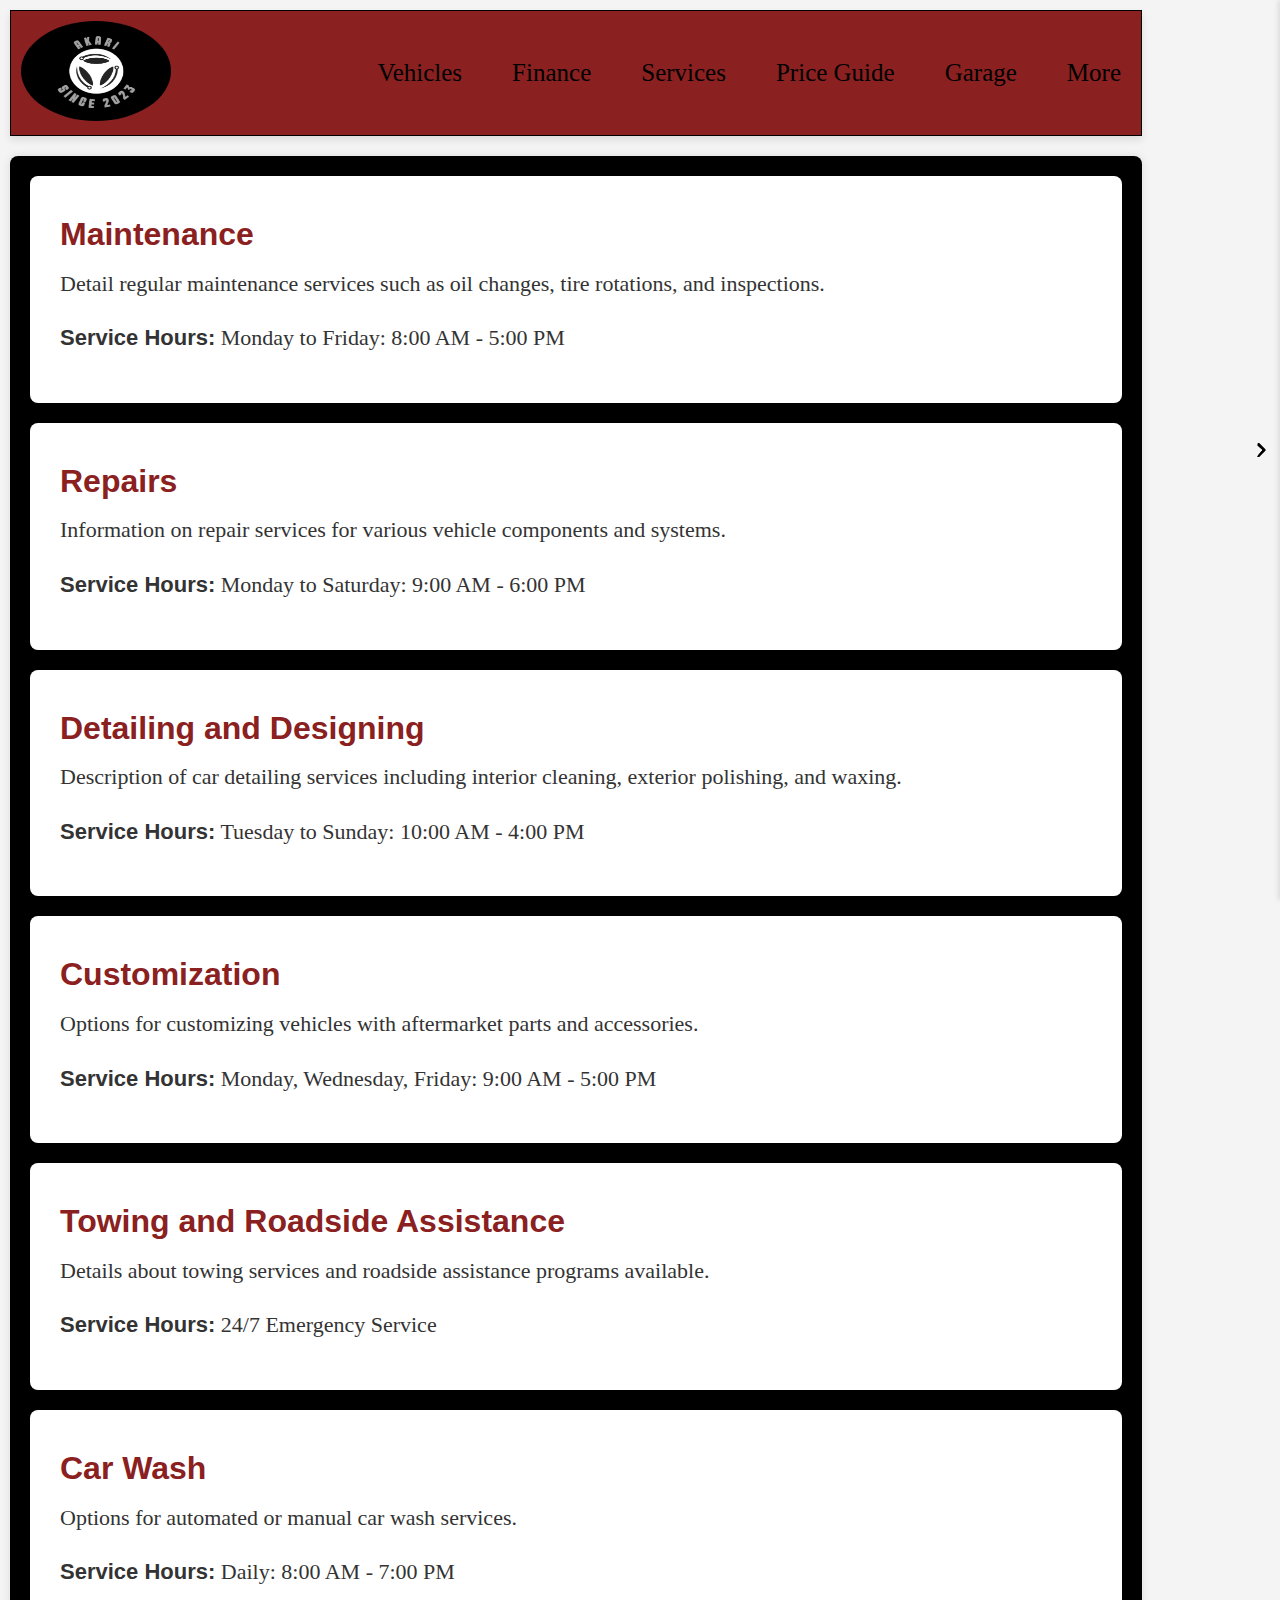
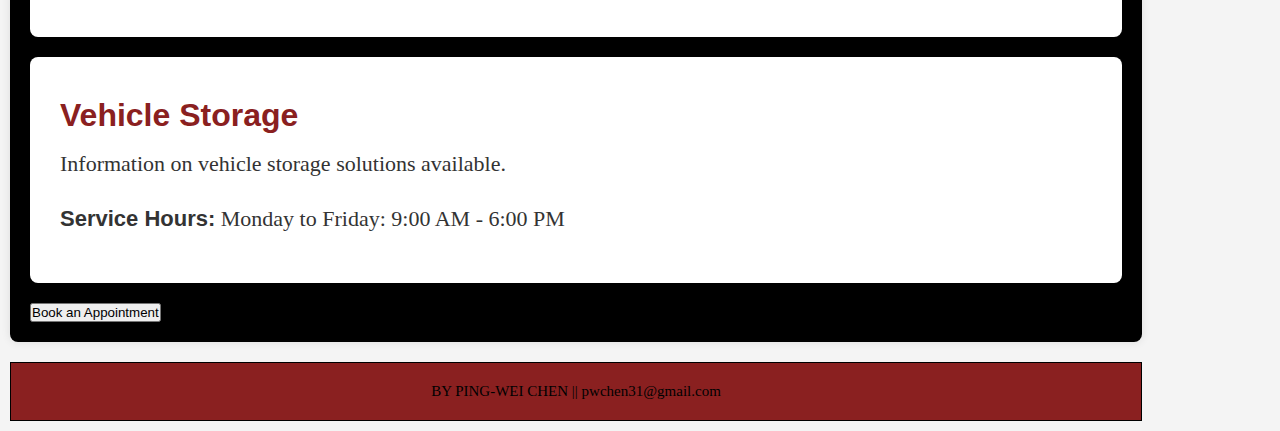
<file: services.html>
<!DOCTYPE html>
<html>
<head>
    <title>Services</title>
    <meta charset="UTF-8">
    <link rel="stylesheet" type="text/css" href="services.css">
    <link rel="icon" href="logo.png">
</head>
<body>
    <div id="wrapper">
        <header id="main-ln">
            <div id="logo">
                <a href="index.html"><img src="logo.png" alt="Logo" height="100" width="150"></a>
            </div>
            <nav id="nav">
                <a href="vehicles.html" target="_self">Vehicles</a>
                <a href="finance.html" target="_self">Finance</a>
                <a href="services.html" target="_self">Services</a>
                <a href="priceguide.html" target="_self">Price Guide</a>
                <a href="garage.html" target="_self">Garage</a>
                <a href="#" id="more-link">More</a>
            </nav>
        </header>

        <main id="mainc">
            
            <section id="services-content">
                <article id="maintenance">
                    <h2>Maintenance</h2>
                    <p>Detail regular maintenance services such as oil changes, tire rotations, and inspections.</p>
                    <p><strong>Service Hours:</strong> Monday to Friday: 8:00 AM - 5:00 PM</p>
                    <a href="" class="arrow-link"><svg xmlns="http://www.w3.org/2000/svg" width="16" height="16" fill="currentColor" class="bi bi-arrow-right" viewBox="0 0 16 16">
                        <path fill-rule="evenodd" d="M6.354 2.646a.5.5 0 0 1 .708 0l5 5a.5.5 0 0 1 0 .708l-5 5a.5.5 0 0 1-.708-.708L10.293 8 6.354 4.354a.5.5 0 0 1 0-.708z"/>
                      </svg></a>
                </article>

                <article id="repairs">
                    <h2>Repairs</h2>
                    <p>Information on repair services for various vehicle components and systems.</p>
                    <p><strong>Service Hours:</strong> Monday to Saturday: 9:00 AM - 6:00 PM</p>
                    <a href="" class="arrow-link"><svg xmlns="http://www.w3.org/2000/svg" width="16" height="16" fill="currentColor" class="bi bi-arrow-right" viewBox="0 0 16 16">
                        <path fill-rule="evenodd" d="M6.354 2.646a.5.5 0 0 1 .708 0l5 5a.5.5 0 0 1 0 .708l-5 5a.5.5 0 0 1-.708-.708L10.293 8 6.354 4.354a.5.5 0 0 1 0-.708z"/>
                      </svg></a>
                </article>

                <article id="detailing">
                    <h2>Detailing and Designing</h2>
                    <p>Description of car detailing services including interior cleaning, exterior polishing, and waxing.</p>
                    <p><strong>Service Hours:</strong> Tuesday to Sunday: 10:00 AM - 4:00 PM</p>
                    <a href="" class="arrow-link"><svg xmlns="http://www.w3.org/2000/svg" width="16" height="16" fill="currentColor" class="bi bi-arrow-right" viewBox="0 0 16 16">
                        <path fill-rule="evenodd" d="M6.354 2.646a.5.5 0 0 1 .708 0l5 5a.5.5 0 0 1 0 .708l-5 5a.5.5 0 0 1-.708-.708L10.293 8 6.354 4.354a.5.5 0 0 1 0-.708z"/>
                      </svg></a>
                </article>

                <article id="customization">
                    <h2>Customization</h2>
                    <p>Options for customizing vehicles with aftermarket parts and accessories.</p>
                    <p><strong>Service Hours:</strong> Monday, Wednesday, Friday: 9:00 AM - 5:00 PM</p>
                    <a href="" class="arrow-link"><svg xmlns="http://www.w3.org/2000/svg" width="16" height="16" fill="currentColor" class="bi bi-arrow-right" viewBox="0 0 16 16">
                        <path fill-rule="evenodd" d="M6.354 2.646a.5.5 0 0 1 .708 0l5 5a.5.5 0 0 1 0 .708l-5 5a.5.5 0 0 1-.708-.708L10.293 8 6.354 4.354a.5.5 0 0 1 0-.708z"/>
                      </svg></a>
                </article>

                <article id="roadside-assistance">
                    <h2>Towing and Roadside Assistance</h2>
                    <p>Details about towing services and roadside assistance programs available.</p>
                    <p><strong>Service Hours:</strong> 24/7 Emergency Service</p>
                    <a href="" class="arrow-link"><svg xmlns="http://www.w3.org/2000/svg" width="16" height="16" fill="currentColor" class="bi bi-arrow-right" viewBox="0 0 16 16">
                        <path fill-rule="evenodd" d="M6.354 2.646a.5.5 0 0 1 .708 0l5 5a.5.5 0 0 1 0 .708l-5 5a.5.5 0 0 1-.708-.708L10.293 8 6.354 4.354a.5.5 0 0 1 0-.708z"/>
                      </svg></a>
                </article>

                <article id="car-wash">
                    <h2>Car Wash</h2>
                    <p>Options for automated or manual car wash services.</p>
                    <p><strong>Service Hours:</strong> Daily: 8:00 AM - 7:00 PM</p>
                    <a href="" class="arrow-link"><svg xmlns="http://www.w3.org/2000/svg" width="16" height="16" fill="currentColor" class="bi bi-arrow-right" viewBox="0 0 16 16">
                        <path fill-rule="evenodd" d="M6.354 2.646a.5.5 0 0 1 .708 0l5 5a.5.5 0 0 1 0 .708l-5 5a.5.5 0 0 1-.708-.708L10.293 8 6.354 4.354a.5.5 0 0 1 0-.708z"/>
                      </svg></a>
                </article>

                <article id="vehicle-storage">
                    <h2>Vehicle Storage</h2>
                    <p>Information on vehicle storage solutions available.</p>
                    <p><strong>Service Hours:</strong> Monday to Friday: 9:00 AM - 6:00 PM</p>
                    <a href="" class="arrow-link"><svg xmlns="http://www.w3.org/2000/svg" width="16" height="16" fill="currentColor" class="bi bi-arrow-right" viewBox="0 0 16 16">
                        <path fill-rule="evenodd" d="M6.354 2.646a.5.5 0 0 1 .708 0l5 5a.5.5 0 0 1 0 .708l-5 5a.5.5 0 0 1-.708-.708L10.293 8 6.354 4.354a.5.5 0 0 1 0-.708z"/>
                      </svg></a>
                </article>

                <a href="appointment.html" target="_blank"><button onclick="myFunction()">Book an Appointment</button></a>
                
            </section>
        </main>

        <footer id="footer">
            BY PING-WEI CHEN || pwchen31@gmail.com
        </footer>
    </div>

    <aside id="sidebar">
        <a href="posts.html" target="_self" class="link1">POSTS<br><br></a>
        <a href="preview.html" target="_self" class="link1">PREVIEW<br><br></a>
        <a href="events.html" target="_self" class="link1">EVENTS<br><br></a>
        <a href="overview.html" target="_self" class="link1">OVERVIEW<br><br></a>
        <a href="appointment.html" target="_blank" class="link1"><br><br></a>
    </aside>

    <script>
        document.getElementById('more-link').addEventListener('click', function(event) {
            event.preventDefault();
            var sidebar = document.getElementById('sidebar');
            if (sidebar.style.right === '0px' || sidebar.style.right === '') {
                sidebar.style.right = '-250px';
            } else {
                sidebar.style.right = '0px';
            }
        });
    </script>
</body>
</html>
</file>
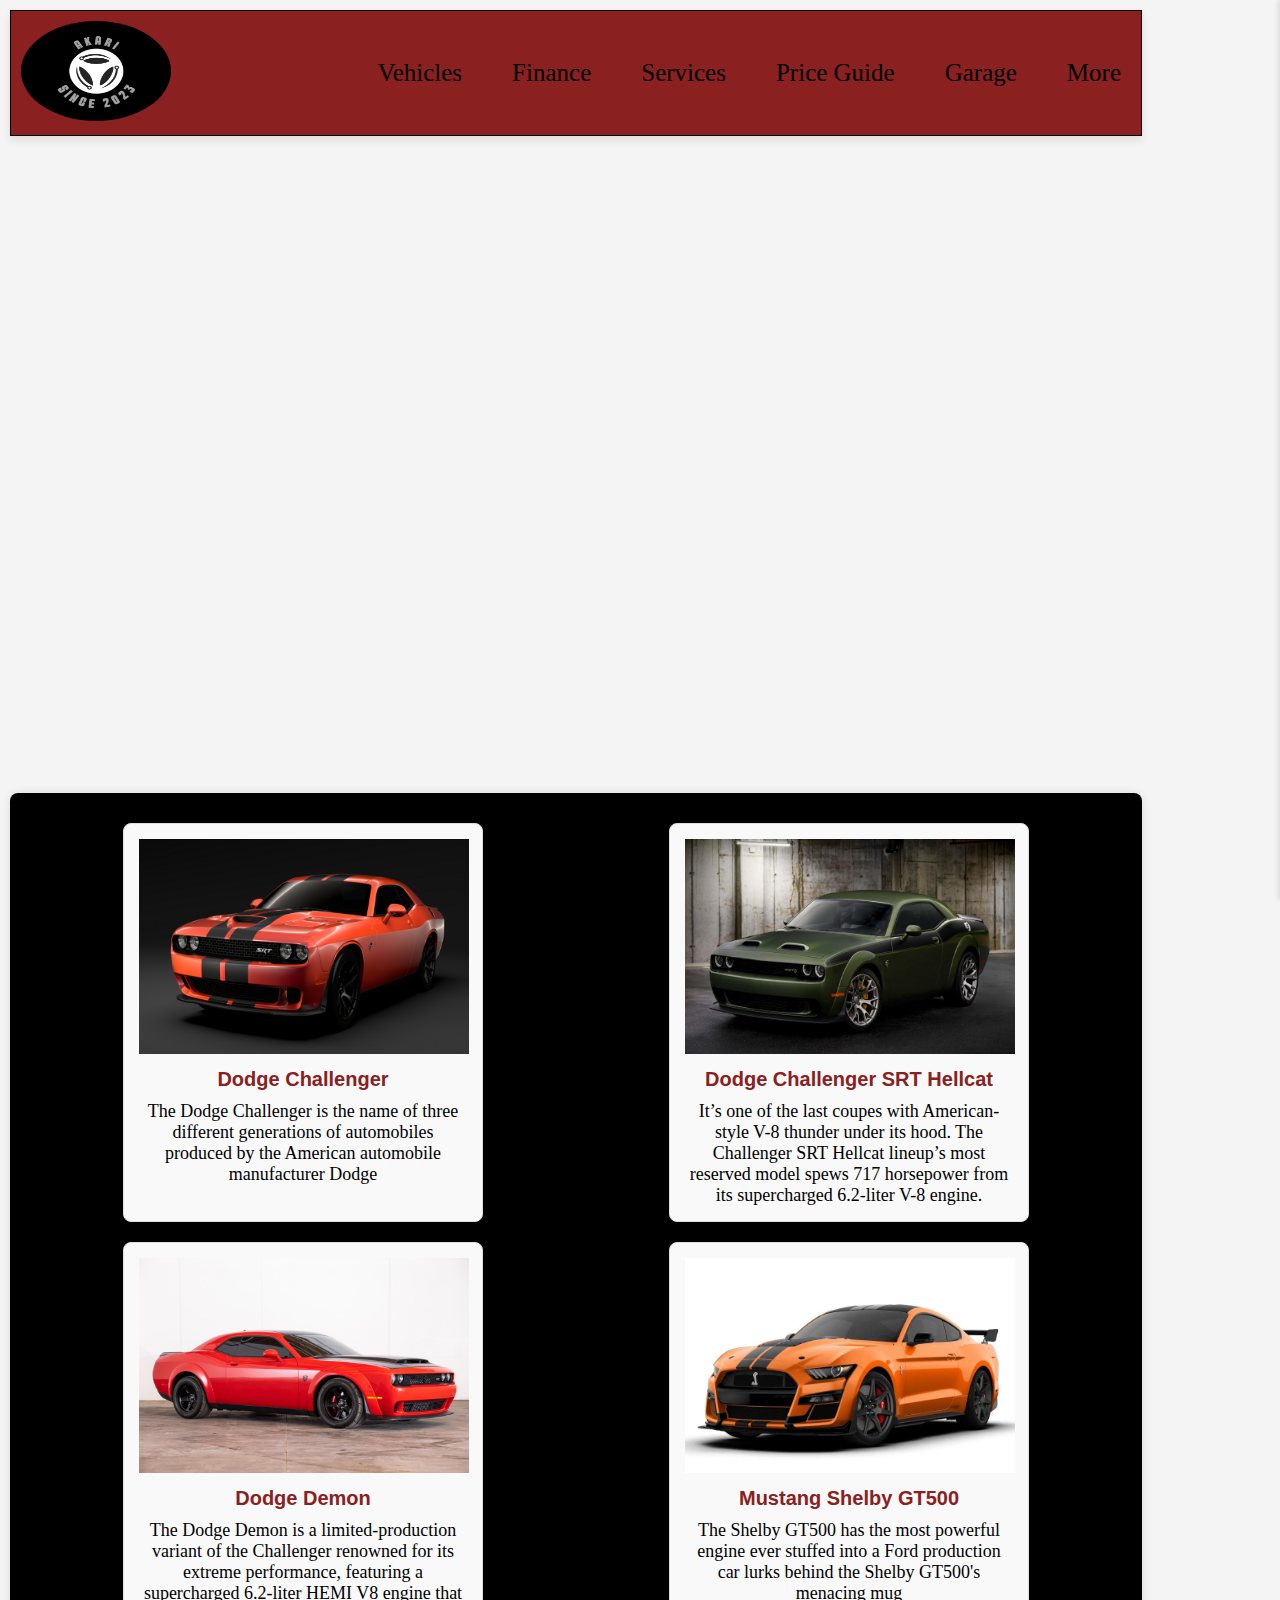
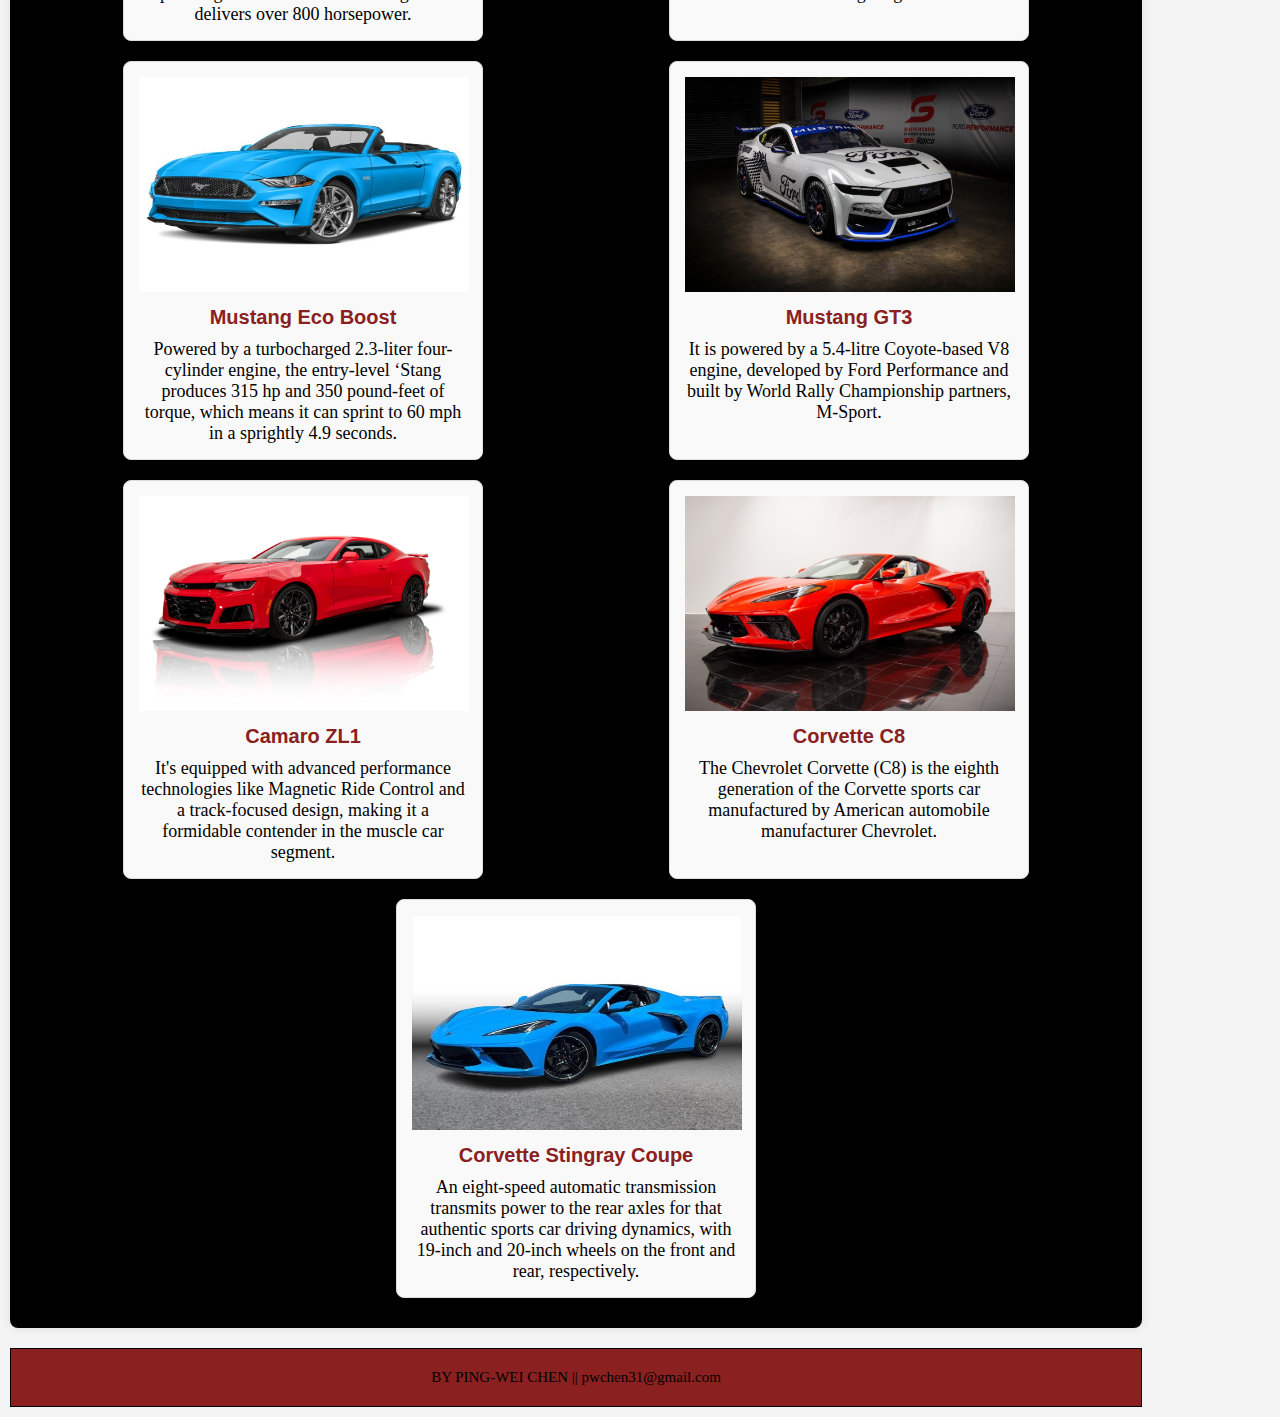
<file: vehicles.html>
<!DOCTYPE html>
<html>
<head>
    <title>Vehicles</title>
    <meta charset="UTF-8">
    <link rel="stylesheet" type="text/css" href="vehicles.css">
    <link rel="icon" href="logo.png">
</head>
<body>
    <div id="wrapper">
        <header id="main-ln">
            <div id="logo">
                <a href="index.html"><img src="logo.png" alt="Logo" height="100" width="150"></a>
            </div>
            <nav id="nav">
                <a href="#" target="_self">Vehicles</a>
                <a href="finance.html" target="_self">Finance</a>
                <a href="services.html" target="_self">Services</a>
                <a href="priceguide.html" target="_self">Price Guide</a>
                <a href="garage.html" target="_self">Garage</a>
                <a href="#" id="more-link">More</a>
            </nav>
        </header>

        <section id="hd">
            <div class="video-container">
                <iframe id="youtube-video" src="https://www.youtube.com/embed/US05CFZ_JQI?si=a2NU6TWkeealBKQP&autoplay=1&rel=0&showinfo=0&modestbranding=1&controls=0" frameborder="0" allowfullscreen></iframe>
            </div>
        </section>

        <main id="mainc">
            <div class="box">
                <img src="dodge1.jpg" height="215" width="330">
                <h1>Dodge Challenger</h1>
                <p>The Dodge Challenger is the name of three different generations of 
                    automobiles produced by the American automobile manufacturer Dodge</p>
            </div>
            <div class="box">
                <img src="hellcat.jpg" height="215" width="330">
                <h1>Dodge Challenger SRT Hellcat</h1>
                <p>It’s one of the last coupes with American-style V-8 thunder under its hood. 
                    The Challenger SRT Hellcat lineup’s most reserved model spews 717 horsepower 
                    from its supercharged 6.2-liter V-8 engine.</p>
            </div>
            <div class="box">
                <img src="demon.jpg" height="215" width="330">
                <h1>Dodge Demon</h1>
                <p>The Dodge Demon is a limited-production variant of the Challenger 
                    renowned for its extreme performance, featuring a supercharged 6.2-liter HEMI V8 engine 
                    that delivers over 800 horsepower. </p>
            </div>
            <div class="box">
                <img src="shelby.webp"  height="215" width="330">
                <h1>Mustang Shelby GT500</h1>
                <p>The Shelby GT500 has the most powerful engine ever stuffed into a Ford production car 
                    lurks behind the Shelby GT500's menacing mug</p>
            </div>

            <div class="box">
                <img src="ecoboost.jpg" height="215" width="330">
                <h1>Mustang Eco Boost</h1>
                <p>Powered by a turbocharged 2.3-liter four-cylinder engine, 
                    the entry-level ‘Stang produces 315 hp and 350 pound-feet of torque, 
                    which means it can sprint to 60 mph in a sprightly 4.9 seconds.</p>
            </div>
            <div class="box">
                <img src="gt3.jpeg" height="215" width="330">
                <h1>Mustang GT3</h1>
                <p>It is powered by a 5.4-litre Coyote-based V8 engine, 
                    developed by Ford Performance and built by World Rally Championship partners, 
                    M-Sport.</p>
            </div>
            <div class="box">
                <img src="zl1.jpg" height="215" width="330">
                <h1>Camaro ZL1</h1>
                <p>It's equipped with advanced performance technologies like Magnetic Ride Control 
                    and a track-focused design, making it a formidable contender in the muscle car segment.</p>
            </div>
            <div class="box">
                <img src="c8.jpg"  height="215" width="330">
                <h1>Corvette C8</h1>
                <p>The Chevrolet Corvette (C8) is the eighth generation of the Corvette sports car 
                    manufactured by American automobile manufacturer Chevrolet.</p>
            </div>
            <div class="box">
                <img src="stingray.jpg"  height="215" width="330">
                <h1>Corvette Stingray Coupe</h1>
                <p>An eight-speed automatic transmission transmits power to the rear axles for that 
                    authentic sports car driving dynamics, with 19-inch and 20-inch wheels on the front and rear, 
                    respectively.</p>
            </div>
        </main>

        <footer id="footer">
            BY PING-WEI CHEN || pwchen31@gmail.com
        </footer>
    </div>

    <aside id="sidebar">
        <a href="posts.html" target="_self" class="link1">POSTS<br><br></a>
        <a href="preview.html" target="_self" class="link1">PREVIEW<br><br></a>
        <a href="events.html" target="_self" class="link1">EVENTS<br><br></a>
        <a href="overview.html" target="_self" class="link1">OVERVIEW<br><br></a>
    </aside>
</body>

<script>
    document.getElementById('more-link').addEventListener('click', function(event) {
        event.preventDefault();
        var sidebar = document.getElementById('sidebar');
        if (sidebar.style.right === '0px' || sidebar.style.right === '') {
            sidebar.style.right = '-250px';
        } else {
            sidebar.style.right = '0px';
        }
    });
</script>

</html>
</file>
<file: style.css>
* {
    margin: 0;
    padding: 0;
    box-sizing: border-box;
    font-family: Arial, sans-serif;
}

body {
    display: flex;
    background-color: #f4f4f4;
}

#wrapper {
    width: 90%;
    padding: 10px;
    margin-right: auto;
}

header#main-ln {
    display: flex;
    align-items: center;
    justify-content: space-between;
    width: 100%;
    min-height: 100px;
    background-color: rgb(138, 32, 32);
    padding: 10px;
    border: 1px solid black;
    box-shadow: 0 4px 8px rgba(0, 0, 0, 0.1);
}

#logo img {
    height: 100px;
    width: 150px;
    border-radius: 50%;
}

nav#nav {
    display: flex;
    align-items: center;
    gap: 20px;
}

nav#nav a {
    text-decoration: none;
    font-size: 25px;
    color: #000;
    padding: 0 10px;
    font-family: Georgia, 'Times New Roman', Times, serif;
    transition: color 0.3s ease;
    padding-left: 20px;
}

nav#nav a:hover {
    color: #f3abab;
}

section#hd {
    margin-top: 20px;
    text-align: center;
}

main#mainc {
    display: flex;
    justify-content: space-around;
    flex-wrap: wrap;
    padding: 20px;
    background-color: #000000;
    margin-top: 20px;
    border-radius: 8px;
    box-shadow: 0 0 10px rgba(0, 0, 0, 0.1);
}

.box {
    text-align: center;
    width: 360px;
    margin: 10px;
    padding: 15px;
    border: 1px solid #ddd;
    border-radius: 8px;
    background-color: #f9f9f9;
    transition: transform 0.3s ease, box-shadow 0.3s ease;
}

.box:hover {
    transform: translateY(-5px);
    box-shadow: 0 4px 8px rgba(0, 0, 0, 0.1);
}

.box img {
    transition: transform 0.3s ease;
}

.box img:hover {
    transform: translateY(-5px);
}

.box h1 {
    font-size: 20px;
    margin: 10px 0;
    color: rgb(138, 32, 32);
}

.box p {
    font-size: 18px;
    margin-top: 10px;
    font-family: serif;
}

footer#footer {
    text-align: center;
    font-size: 15px;
    padding: 20px;
    background-color: rgb(138, 32, 32);
    border: 1px solid black;
    margin-top: 20px;
}

#footer {
    font-family: Georgia, 'Times New Roman', Times, serif;
}

aside#sidebar {
    position: fixed;
    top: 0;
    right: -250px;
    width: 250px;
    height: 100%;
    background-color: black;
    color: white;
    text-align: center;
    overflow-x: hidden;
    transition: right 0.3s ease; 
    display: flex;
    flex-direction: column;
    align-items: center;
    z-index: 1000;
    box-shadow: -2px 0 5px rgba(0, 0, 0, 0.1);
}

#sidebar a {
    font-family: Georgia, 'Times New Roman', Times, serif;
    position: relative;
    top: 100px;
    line-height: 50px;
    font-size: 25px;
}

.link1 {
    font-size: 15px;
    text-decoration: none;
    color: white;
    padding: 10px 0;
    transition: color 0.3s ease;
    padding-bottom: 50px;
}

.link1:hover {
    color: rgb(138, 32, 32);
}
#hd{
    position: relative;
}

section#hd .video-container {
    position: relative;
    width: 100%;
    padding-bottom: 56.25%; 
    height: 0;
    overflow: hidden;
}

section#hd .video-container iframe {
    position: relative;
    top: 0;
    left: 0;
    width: 100%;
    height: 100%; 
    border: 0;
}
</file>
<file: posts.css>
* {
    margin: 0;
    padding: 0;
    box-sizing: border-box;
    font-family: Arial, sans-serif;
}

body {
    display: flex;
    background-color: #f4f4f4;
}

#wrapper {
    width: 90%;
    padding: 10px;
    margin-right: auto;
}

header#main-ln {
    display: flex;
    align-items: center;
    justify-content: space-between;
    width: 100%;
    min-height: 100px;
    background-color: rgb(138, 32, 32);
    padding: 10px;
    border: 1px solid black;
    box-shadow: 0 4px 8px rgba(0, 0, 0, 0.1);
}

#logo img {
    height: 100px;
    width: 150px;
    border-radius: 50%;
}

nav#nav {
    display: flex;
    align-items: center;
    gap: 20px;
}

nav#nav a {
    text-decoration: none;
    font-size: 25px;
    color: #000;
    padding: 0 10px;
    font-family: Georgia, 'Times New Roman', Times, serif;
    transition: color 0.3s ease;
    padding-left: 20px;
}

nav#nav a:hover {
    color: #f3abab;
}

main#mainc {
    display: flex;
    justify-content: space-around;
    flex-wrap: wrap;
    padding: 20px;
    background-color: #000000;
    margin-top: 20px;
    border-radius: 8px;
    box-shadow: 0 0 10px rgba(0, 0, 0, 0.1);
}

.box {
    position: relative; 
    text-align: center;
    width: 1000px; 
    margin: 10px;
    padding: 15px;
    border: 1px solid #ddd;
    border-radius: 8px;
    background-color: #f9f9f9;
    transition: transform 0.3s ease, box-shadow 0.3s ease;
    overflow: hidden; 
}

.box:hover {
    transform: translateY(-5px);
    box-shadow: 0 4px 8px rgba(0, 0, 0, 0.1);
}

.box img {
    transition: transform 0.3s ease;
    width: 100%;
}

.box:hover img {
    transform: scale(1.1); 
}

.box .overlay {
    position: absolute;
    top: 0;
    left: 0;
    width: 100%;
    height: 100%;
    background-color: rgba(0, 0, 0, 0.5); 
    color: white;
    opacity: 0; 
    transition: opacity 0.3s ease;
    display: flex;
    flex-direction: column;
    justify-content: center;
    align-items: center;
    padding: 20px;
}

.box:hover .overlay {
    opacity: 1;
}

.box .overlay h1, .box .overlay p {
    margin: 0;
    padding: 10px;
}

.box .overlay h1 {
    font-size: 24px;
}

.box .overlay p {
    font-size: 16px;
}

footer#footer {
    text-align: center;
    font-size: 15px;
    padding: 20px;
    background-color: rgb(138, 32, 32);
    border: 1px solid black;
    margin-top: 20px;
}

#footer {
    font-family: Georgia, 'Times New Roman', Times, serif;
}

aside#sidebar {
    position: fixed;
    top: 0;
    right: -250px;
    width: 250px;
    height: 100%;
    background-color: black;
    color: rgb(255, 255, 255);
    text-align: center;
    overflow-x: hidden;
    transition: 0.3s;
    display: flex;
    flex-direction: column;
    align-items: center;
    z-index: 1000;
    box-shadow: -2px 0 5px rgba(0, 0, 0, 0.1);
}

#sidebar a {
    font-family: Georgia, 'Times New Roman', Times, serif;
    position: relative;
    top: 100px;
    line-height: 50px;
    font-size: 25px;
    padding-bottom: 50px;
}

.link1 {
    font-size: 15px;
    text-decoration: none;
    color: white;
    padding: 10px 0;
    transition: color 0.3s ease;
}

.link1:hover {
    color: rgb(138, 32, 32);
}

.image-container {
    position: relative;
    width: 100%;
    max-width: 2120px;
    margin: 0 auto;
    border: 3px solid black;
    padding-bottom: 5px;
}

.image-container img {
    width: 100%;
    height: auto;
}

.image-container p {
    position: absolute;
    bottom: 20px;
    left: 20px;
    color: white;
    background-color: rgba(0, 0, 0, 0.5);
    padding: 10px;
    border-radius: 10px;
    font-size:22px;
    max-width: 75%;
}
</file>
<file: finance.css>
* {
    margin: 0;
    padding: 0;
    box-sizing: border-box;
    font-family: Arial, sans-serif;
}

body {
    display: flex;
    background-color: #f4f4f4;
}

#wrapper {
    width: 90%;
    padding: 10px;
    margin-right: auto;
}

header#main-ln {
    display: flex;
    align-items: center;
    justify-content: space-between;
    width: 100%;
    min-height: 100px;
    background-color: rgb(138, 32, 32);
    padding: 10px;
    border: 1px solid black;
    box-shadow: 0 4px 8px rgba(0, 0, 0, 0.1);
}

#logo img {
    height: 100px;
    width: 150px;
    border-radius: 50%;
}

nav#nav {
    display: flex;
    align-items: center;
    gap: 20px;
}

nav#nav a {
    text-decoration: none;
    font-size: 25px;
    color: #000;
    padding: 0 10px;
    font-family: Georgia, 'Times New Roman', Times, serif;
    transition: color 0.3s ease;
    padding-left: 20px;
}

nav#nav a:hover {
    color: #f3abab;
}

main#mainc {
    padding: 20px;
    background-color: #000000;
    margin-top: 20px;
    border-radius: 8px;
    box-shadow: 0 0 10px rgba(0, 0, 0, 0.1);
}

#finance-content article {
    margin-bottom: 20px;
    padding: 30px;
    background-color: #fff;
    border-radius: 8px;
    box-shadow: 0 0 10px rgba(0, 0, 0, 0.1);
    font-size: 20px;
    line-height: 1.8;
    color: #333;
    transition: transform 0.3s ease, box-shadow 0.3s ease;
}

#finance-content article:hover {
    transform: translateY(-5px);
    box-shadow: 0 4px 8px rgba(0, 0, 0, 0.1);
}

#finance-content article h2 {
    font-size: 32px;
    margin-bottom: 20px;
    color: rgb(138, 32, 32);
}

#finance-content article p {
    font-size: 22px;
    font-family: serif;
    margin-bottom: 15px;
}

footer#footer {
    text-align: center;
    font-size: 15px;
    padding: 20px;
    background-color: rgb(138, 32, 32);
    border: 1px solid black;
    margin-top: 20px;
}

#footer {
    font-family: Georgia, 'Times New Roman', Times, serif;
}

aside#sidebar {
    position: fixed;
    top: 0;
    right: -250px;
    width: 250px;
    height: 100%;
    background-color: black;
    color: rgb(255, 255, 255);
    text-align: center;
    overflow-x: hidden;
    transition: 0.3s;
    display: flex;
    flex-direction: column;
    align-items: center;
    z-index: 1000;
    box-shadow: -2px 0 5px rgba(0, 0, 0, 0.1);
}

#sidebar a {
    font-family: Georgia, 'Times New Roman', Times, serif;
    position: relative;
    top: 100px;
    line-height: 50px;
    font-size: 25px;
    padding-bottom: 50px;
}

.link1 {
    font-size: 15px;
    text-decoration: none;
    color: white;
    padding: 10px 0;
    transition: color 0.3s ease;
}

.link1:hover {
    color: rgb(138, 32, 32);
}

.arrow-link {
    position: absolute;
    top: 50%;
    right: 10px; 
    transform: translateY(-50%);
    display: flex;
    align-items: center;
    color: black;
    text-decoration: none;
}

.arrow-link svg {
    width: 20px; 
    height: auto;
    margin-left: 5px; 
}

.arrow-link:hover {
    color: rgb(255, 24, 24);
}
</file>
<file: priceguide.css>
* {
    margin: 0;
    padding: 0;
    box-sizing: border-box;
    font-family: Arial, sans-serif;
}

body {
    display: flex;
    background-color: #f4f4f4;
}

#wrapper {
    width: 90%;
    padding: 10px;
    margin-right: auto;
}

header#main-ln {
    display: flex;
    align-items: center;
    justify-content: space-between;
    width: 100%;
    min-height: 100px;
    background-color: rgb(138, 32, 32);
    padding: 10px;
    border: 1px solid black;
    box-shadow: 0 4px 8px rgba(0, 0, 0, 0.1);
}

#logo img {
    height: 100px;
    width: 150px;
    border-radius: 50%;
}

nav#nav {
    display: flex;
    align-items: center;
    gap: 20px;
}

nav#nav a {
    text-decoration: none;
    font-size: 25px;
    color: #000;
    padding: 0 10px;
    font-family: Georgia, 'Times New Roman', Times, serif;
    transition: color 0.3s ease;
    padding-left: 20px;
}

nav#nav a:hover {
    color: #f3abab;
}

main#mainc {
    display: flex;
    justify-content: space-around;
    flex-wrap: wrap;
    padding: 20px;
    background-color: #000000;
    margin-top: 20px;
    border-radius: 8px;
    box-shadow: 0 0 10px rgba(0, 0, 0, 0.1);
}

.box {
    position: relative; 
    text-align: center;
    width: 400px; 
    margin: 10px;
    padding: 15px;
    border: 1px solid #ddd;
    border-radius: 8px;
    background-color: #f9f9f9;
    transition: transform 0.3s ease, box-shadow 0.3s ease;
    overflow: hidden; 
}

.box:hover {
    transform: translateY(-5px);
    box-shadow: 0 4px 8px rgba(0, 0, 0, 0.1);
}

.box img {
    transition: transform 0.3s ease;
    width: 100%;
}

.box:hover img {
    transform: scale(1.1); 
}

.box .overlay {
    position: absolute;
    top: 0;
    left: 0;
    width: 100%;
    height: 100%;
    background-color: rgba(0, 0, 0, 0.5); 
    color: white;
    opacity: 0; 
    transition: opacity 0.3s ease;
    display: flex;
    flex-direction: column;
    justify-content: center;
    align-items: center;
    padding: 20px;
}

.box:hover .overlay {
    opacity: 1; 
}

.box .overlay h1,
.box .overlay p {
    margin: 0;
    padding: 10px;
}

.box .overlay h1 {
    font-size: 24px;
}

.box .overlay p {
    font-size: 16px;
}

footer#footer {
    text-align: center;
    font-size: 15px;
    padding: 20px;
    background-color: rgb(138, 32, 32);
    border: 1px solid black;
    margin-top: 20px;
}

#footer {
    font-family: Georgia, 'Times New Roman', Times, serif;
}

aside#sidebar {
    position: fixed;
    top: 0;
    right: -250px;
    width: 250px;
    height: 100%;
    background-color: black;
    color: rgb(255, 255, 255);
    text-align: center;
    overflow-x: hidden;
    transition: 0.3s;
    display: flex;
    flex-direction: column;
    align-items: center;
    z-index: 1000;
    box-shadow: -2px 0 5px rgba(0, 0, 0, 0.1);
}

#sidebar a {
    font-family: Georgia, 'Times New Roman', Times, serif;
    position: relative;
    top: 100px;
    line-height: 50px;
    font-size: 25px;
    padding-bottom: 50px;
}

.link1 {
    font-size: 15px;
    text-decoration: none;
    color: white;
    padding: 10px 0;
    transition: color 0.3s ease;
}

.link1:hover {
    color: rgb(138, 32, 32);
}

section#hd .video-container {
    position: relative;
    width: 100%;
    padding-bottom: 50%; 
    height: 0;
    overflow: hidden;
}

section#hd .video-container iframe {
    position: relative;
    top: 0;
    left: 0;
    width: 100%;
    height: 100%; 
    border: 0;
}
</file>
<file: overview.css>
* {
    margin: 0;
    padding: 0;
    box-sizing: border-box;
    font-family: Arial, sans-serif;
}

body {
    display: flex;
    background-color: #f4f4f4;
}

#wrapper {
    width: 90%;
    padding: 10px;
    margin-right: auto;
}

header#main-ln {
    display: flex;
    align-items: center;
    justify-content: space-between;
    width: 100%;
    min-height: 100px;
    background-color: rgb(138, 32, 32);
    padding: 10px;
    border: 1px solid black;
    box-shadow: 0 4px 8px rgba(0, 0, 0, 0.1);
}

#logo img {
    height: 100px;
    width: 150px;
    border-radius: 50%;
}

nav#nav {
    display: flex;
    align-items: center;
    gap: 20px;
}

nav#nav a {
    text-decoration: none;
    font-size: 25px;
    color: #000;
    padding: 0 10px;
    font-family: Georgia, 'Times New Roman', Times, serif;
    transition: color 0.3s ease;
    padding-left: 20px;
}

nav#nav a:hover {
    color: #f3abab;
}

main#mainc {
    display: flex;
    justify-content: space-around;
    flex-wrap: wrap;
    padding: 20px;
    background-color: #000000;
    margin-top: 20px;
    border-radius: 8px;
    box-shadow: 0 0 10px rgba(0, 0, 0, 0.1);
}

.box {
    position: relative;
    text-align: center;
    width: 1000px;
    margin: 10px;
    padding: 15px;
    border: 1px solid #ddd;
    border-radius: 8px;
    background-color: #f9f9f9;
    transition: transform 0.3s ease, box-shadow 0.3s ease;
    overflow: hidden;
}

.box:hover {
    transform: translateY(-5px);
    box-shadow: 0 4px 8px rgba(0, 0, 0, 0.1);
}

.box img {
    transition: transform 0.3s ease;
    width: 100%;
}

.box:hover img {
    transform: scale(1.1);
}

.box .overlay {
    position: absolute;
    top: 0;
    left: 0;
    width: 100%;
    height: 100%;
    background-color: rgba(0, 0, 0, 0.5);
    color: white;
    opacity: 0;
    transition: opacity 0.3s ease;
    display: flex;
    flex-direction: column;
    justify-content: center;
    align-items: center;
    padding: 20px;
}

.box:hover .overlay {
    opacity: 1;
}

.box .overlay h1,
.box .overlay p {
    margin: 0;
    padding: 10px;
}

.box .overlay h1 {
    font-size: 24px;
}

.box .overlay p {
    font-size: 16px;
}


footer#footer {
    text-align: center;
    font-size: 15px;
    padding: 20px;
    background-color: rgb(138, 32, 32);
    border: 1px solid black;
    margin-top: 20px;
}

#footer {
    font-family: Georgia, 'Times New Roman', Times, serif;
}

aside#sidebar {
    position: fixed;
    top: 0;
    right: -250px;
    width: 250px;
    height: 100%;
    background-color: black;
    color: rgb(255, 255, 255);
    text-align: center;
    overflow-x: hidden;
    transition: 0.3s;
    display: flex;
    flex-direction: column;
    align-items: center;
    z-index: 1000;
    box-shadow: -2px 0 5px rgba(0, 0, 0, 0.1);
}

#sidebar a {
    font-family: Georgia, 'Times New Roman', Times, serif;
    position: relative;
    top: 100px;
    line-height: 50px;
    font-size: 25px;
    padding-bottom: 50px;
}

.link1 {
    font-size: 15px;
    text-decoration: none;
    color: white;
    padding: 10px 0;
    transition: color 0.3s ease;
}

.link1:hover {
    color: rgb(138, 32, 32);
}

.image-container {
    position: relative;
    width: 100%;
    max-width: 2120px;
    margin: 0 auto;
}

.image-container img {
    width: 100%;
    height: auto;
}

.text-overlay {
    position: absolute;
    top: 0;
    left: 0;
    width: 100%;
    height: 100%;
    background-color: rgba(0, 0, 0, 0.5);
    color: white;
    opacity: 0;
    transition: opacity 0.3s ease;
    display: flex;
    flex-direction: column;
    justify-content: center;
    align-items: center;
    padding: 20px;
}

.image-container:hover .text-overlay {
    opacity: 1;
}

.text-overlay p {
    font-size: 18px;
    margin: 0;
    padding: 10px;
    text-align: center;
}
</file>
<file: preview.css>
* {
    margin: 0;
    padding: 0;
    box-sizing: border-box;
    font-family: Arial, sans-serif;
}

body {
    display: flex;
    background-color: #f4f4f4;
}

#wrapper {
    width: 90%;
    padding: 10px;
    margin-right: auto;
}

header#main-ln {
    display: flex;
    align-items: center;
    justify-content: space-between;
    width: 100%;
    min-height: 100px;
    background-color: rgb(138, 32, 32);
    padding: 10px;
    border: 1px solid black;
    box-shadow: 0 4px 8px rgba(0, 0, 0, 0.1);
}

#logo img {
    height: 100px;
    width: 150px;
    border-radius: 50%;
}

nav#nav {
    display: flex;
    align-items: center;
    gap: 20px;
}

nav#nav a {
    text-decoration: none;
    font-size: 25px;
    color: #000;
    padding: 0 10px;
    font-family: Georgia, 'Times New Roman', Times, serif;
    transition: color 0.3s ease;
    padding-left: 20px;
}

nav#nav a:hover {
    color: #f3abab;
}

main#mainc {
    display: flex;
    justify-content: space-around;
    flex-wrap: wrap;
    padding: 20px;
    background-color: #000000;
    margin-top: 20px;
    border-radius: 8px;
    box-shadow: 0 0 10px rgba(0, 0, 0, 0.1);
}

.box {
    position: relative; 
    text-align: center;
    width: 1000px; 
    margin: 10px;
    padding: 15px;
    border: 1px solid #ddd;
    border-radius: 8px;
    background-color: #f9f9f9;
    transition: transform 0.3s ease, box-shadow 0.3s ease;
    overflow: hidden; 
}

.box:hover {
    transform: translateY(-5px);
    box-shadow: 0 4px 8px rgba(0, 0, 0, 0.1);
}

.box img {
    transition: transform 0.3s ease;
    width: 100%;
}

.box:hover img {
    transform: scale(1.1); 
}

.box .overlay {
    position: absolute;
    top: 0;
    left: 0;
    width: 100%;
    height: 100%;
    background-color: rgba(0, 0, 0, 0.5); 
    color: white;
    opacity: 0; 
    transition: opacity 0.3s ease;
    display: flex;
    flex-direction: column;
    justify-content: center;
    align-items: center;
    padding: 20px;
}

.box:hover .overlay {
    opacity: 1;
}

.box .overlay h1, .box .overlay p {
    margin: 0;
    padding: 10px;
}

.box .overlay h1 {
    font-size: 24px;
}

.box .overlay p {
    font-size: 16px;
}

footer#footer {
    text-align: center;
    font-size: 15px;
    padding: 20px;
    background-color: rgb(138, 32, 32);
    border: 1px solid black;
    margin-top: 20px;
}

#footer {
    font-family: Georgia, 'Times New Roman', Times, serif;
}

aside#sidebar {
    position: fixed;
    top: 0;
    right: -250px;
    width: 250px;
    height: 100%;
    background-color: black;
    color: rgb(255, 255, 255);
    text-align: center;
    overflow-x: hidden;
    transition: 0.3s;
    display: flex;
    flex-direction: column;
    align-items: center;
    z-index: 1000;
    box-shadow: -2px 0 5px rgba(0, 0, 0, 0.1);
}

#sidebar a {
    font-family: Georgia, 'Times New Roman', Times, serif;
    position: relative;
    top: 100px;
    line-height: 50px;
    font-size: 25px;
    padding-bottom: 50px;
}

.link1 {
    font-size: 15px;
    text-decoration: none;
    color: white;
    padding: 10px 0;
    transition: color 0.3s ease;
}

.link1:hover {
    color: rgb(138, 32, 32);
}

.image-container {
    position: relative;
    width: 100%;
    max-width: 2120px;
    margin: 0 auto;
}

.image-container img {
    width: 100%;
    height: auto;
}

.image-container p {
    position: absolute;
    bottom: 20px;
    left: 20px;
    color: white;
    background-color: rgba(0, 0, 0, 0.5);
    padding: 10px;
    border-radius: 5px;
    font-size: 18px;
    max-width: 70%;
}
</file>
<file: services.css>
* {
    margin: 0;
    padding: 0;
    box-sizing: border-box;
    font-family: Arial, sans-serif;
}

body {
    display: flex;
    background-color: #f4f4f4;
}

#wrapper {
    width: 90%;
    padding: 10px;
    margin-right: auto;
}

header#main-ln {
    display: flex;
    align-items: center;
    justify-content: space-between;
    width: 100%;
    min-height: 100px;
    background-color: rgb(138, 32, 32);
    padding: 10px;
    border: 1px solid black;
    box-shadow: 0 4px 8px rgba(0, 0, 0, 0.1);
}

#logo img {
    height: 100px;
    width: 150px;
    border-radius: 50%;
}

nav#nav {
    display: flex;
    align-items: center;
    gap: 20px;
}

nav#nav a {
    text-decoration: none;
    font-size: 25px;
    color: #000;
    padding: 0 10px;
    font-family: Georgia, 'Times New Roman', Times, serif;
    transition: color 0.3s ease;
    padding-left: 20px;
}

nav#nav a:hover {
    color: #f3abab;
}

main#mainc {
    padding: 20px;
    background-color: #000000;
    margin-top: 20px;
    border-radius: 8px;
    box-shadow: 0 0 10px rgba(0, 0, 0, 0.1);
}

#services-content article {
    margin-bottom: 20px;
    padding: 30px;
    background-color: #fff;
    border-radius: 8px;
    box-shadow: 0 0 10px rgba(0, 0, 0, 0.1);
    font-size: 20px;
    line-height: 1.8;
    color: #333;
    transition: transform 0.3s ease, box-shadow 0.3s ease;
}

#services-content article:hover {
    transform: translateY(-5px);
    box-shadow: 0 4px 8px rgba(0, 0, 0, 0.1);
}

#services-content article h2 {
    font-size: 32px;
    color: rgb(138, 32, 32);
}

#services-content article p {
    font-size: 22px;
    font-family: serif;
    margin-bottom: 15px;
}

footer#footer {
    text-align: center;
    font-size: 15px;
    padding: 20px;
    background-color: rgb(138, 32, 32);
    border: 1px solid black;
    margin-top: 20px;
}

#footer {
    font-family: Georgia, 'Times New Roman', Times, serif;
}

aside#sidebar {
    position: fixed;
    top: 0;
    right: -250px;
    width: 250px;
    height: 100%;
    background-color: black;
    color: white;
    text-align: center;
    overflow-x: hidden;
    transition: right 0.3s ease;
    display: flex;
    flex-direction: column;
    align-items: center;
    z-index: 1000;
    box-shadow: -2px 0 5px rgba(0, 0, 0, 0.1);
}

#sidebar a {
    font-family: Georgia, 'Times New Roman', Times, serif;
    position: relative;
    top: 100px;
    line-height: 50px;
}

.link1 {
    font-size: 15px;
    text-decoration: none;
    color: white;
    padding: 10px 0;
    transition: color 0.3s ease;
}

.link1:hover {
    color: #007BFF;
}

.arrow-link {
    position: absolute;
    top: 50%;
    right: 10px; 
    transform: translateY(-50%);
    display: flex;
    align-items: center;
    color: black;
    text-decoration: none;
}

.arrow-link svg {
    width: 20px; 
    height: auto;
    margin-left: 5px; 
}

.arrow-link:hover {
    color: rgb(255, 24, 24);
}
</file>
<file: vehicles.css>
* {
    margin: 0;
    padding: 0;
    box-sizing: border-box;
    font-family: Arial, sans-serif;
}

body {
    display: flex;
    background-color: #f4f4f4;
}

#wrapper {
    width: 90%;
    padding: 10px;
    margin-right: auto;
}

header#main-ln {
    display: flex;
    align-items: center;
    justify-content: space-between;
    width: 100%;
    min-height: 100px;
    background-color: rgb(138, 32, 32);
    padding: 10px;
    border: 1px solid black;
    box-shadow: 0 4px 8px rgba(0, 0, 0, 0.1);
}

#logo img {
    height: 100px;
    width: 150px;
    border-radius: 50%;
}

nav#nav {
    display: flex;
    align-items: center;
    gap: 20px;
}

nav#nav a {
    text-decoration: none;
    font-size: 25px;
    color: #000;
    padding: 0 10px;
    font-family: Georgia, 'Times New Roman', Times, serif;
    transition: color 0.3s ease;
    padding-left: 20px;
}

nav#nav a:hover {
    color: #f3abab;
}

section#hd {
    text-align: center;
}

section#hd .video-container {
    position: relative;
    width: 100%;
    padding-bottom: 56.25%; 
    height: 0;
    overflow: hidden;
}

section#hd .video-container iframe {
    position: absolute;
    top: 0;
    left: 0;
    width: 100%;
    height: 100%; 
    border: 0;
}

main#mainc {
    display: flex;
    justify-content: space-around;
    flex-wrap: wrap;
    padding: 20px;
    background-color: #000000;
    margin-top: 20px;
    border-radius: 8px;
    box-shadow: 0 0 10px rgba(0, 0, 0, 0.1);
}

.box {
    text-align: center;
    width: 360px;
    margin: 10px;
    padding: 15px;
    border: 1px solid #ddd;
    border-radius: 8px;
    background-color: #f9f9f9;
    transition: transform 0.3s ease, box-shadow 0.3s ease;
}

.box:hover {
    transform: translateY(-5px);
    box-shadow: 0 4px 8px rgba(0, 0, 0, 0.1);
}

.box img {
    transition: transform 0.3s ease;
}

.box img:hover {
    transform: translateY(-5px);
}

.box h1 {
    font-size: 20px;
    margin: 10px 0;
    color: rgb(138, 32, 32);
}

.box p {
    font-size: 18px;
    margin-top: 10px;
    font-family: serif;
}

footer#footer {
    text-align: center;
    font-size: 15px;
    padding: 20px;
    background-color: rgb(138, 32, 32);
    border: 1px solid black;
    margin-top: 20px;
}

#footer {
    font-family: Georgia, 'Times New Roman', Times, serif;
}

aside#sidebar {
    position: fixed;
    top: 0;
    right: -250px;
    width: 250px;
    height: 100%;
    background-color: black;
    color: rgb(255, 255, 255);
    text-align: center;
    overflow-x: hidden;
    transition: 0.3s;
    display: flex;
    flex-direction: column;
    align-items: center;
    z-index: 1000;
    box-shadow: -2px 0 5px rgba(0, 0, 0, 0.1);
}

#sidebar a {
    font-family: Georgia, 'Times New Roman', Times, serif;
    position: relative;
    top: 100px;
    line-height: 50px;
    font-size: 25px;
    padding-bottom: 50px;
    
}

.link1 {
    font-size: 15px;
    text-decoration: none;
    color: white;
    padding: 10px 0;
    transition: color 0.3s ease;
}

.link1:hover {
    color: rgb(138, 32, 32);
}
</file>
